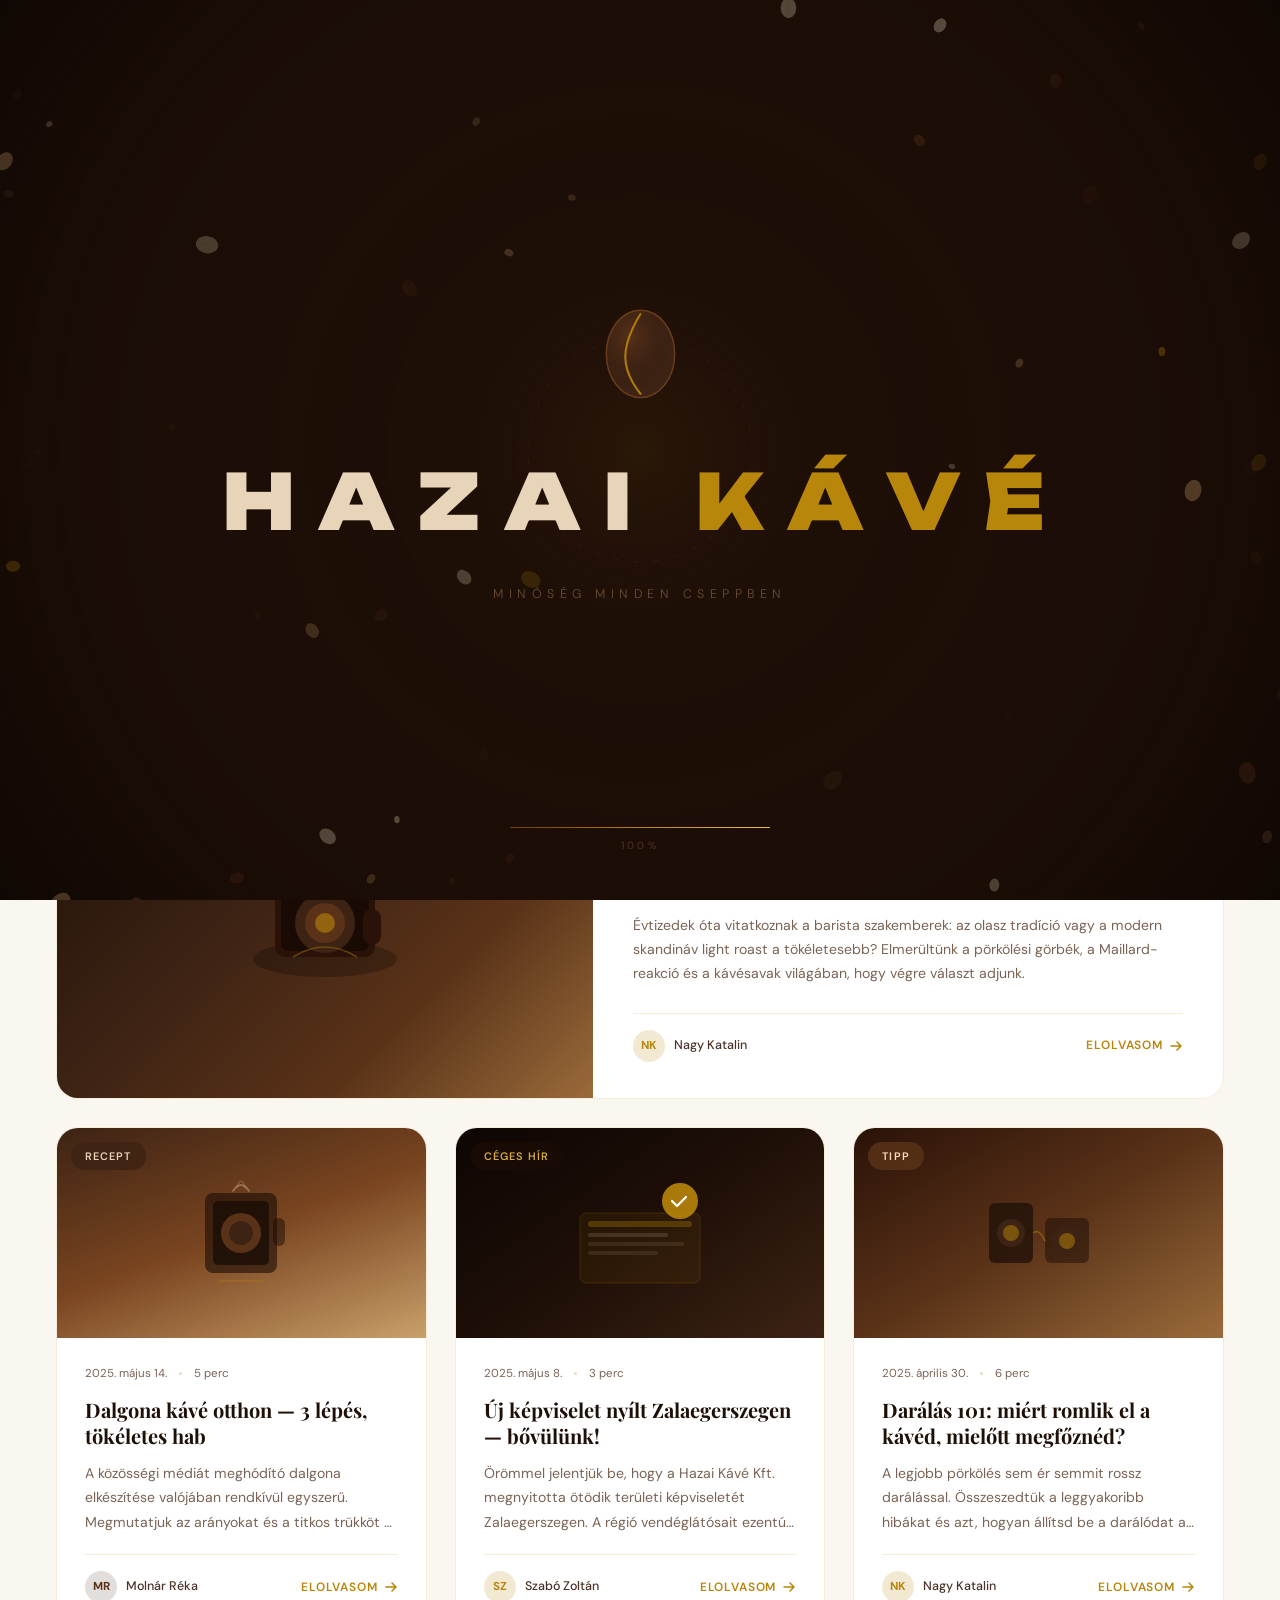
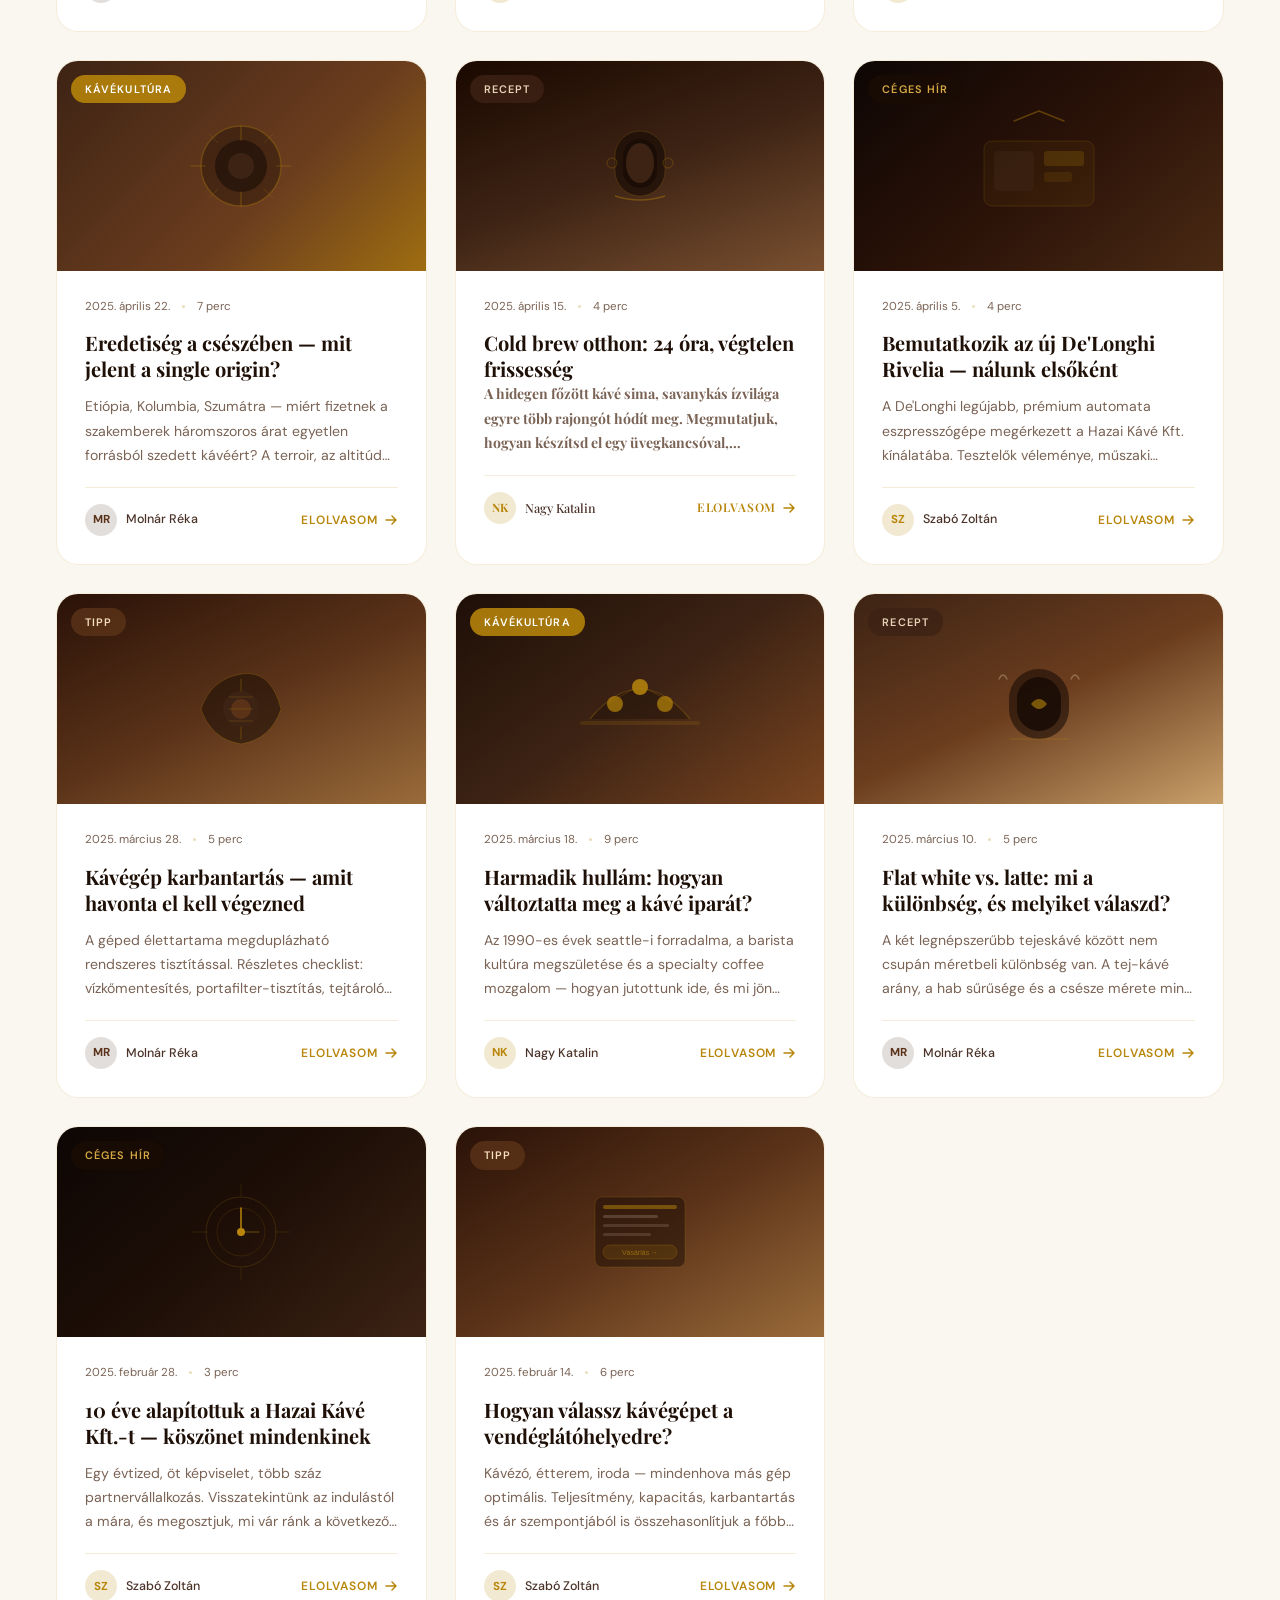
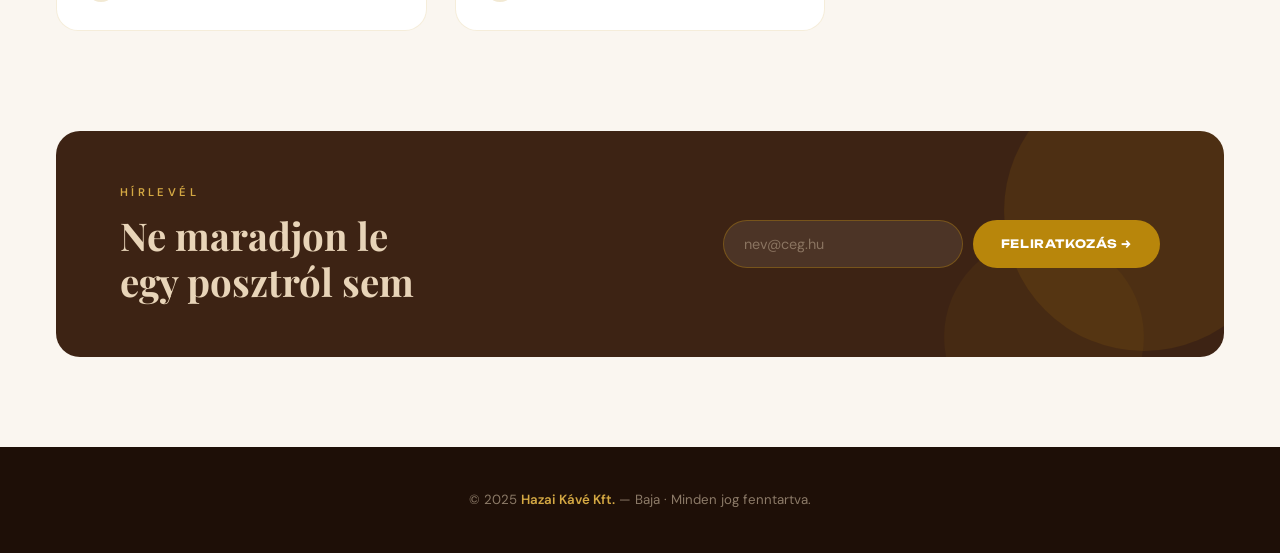
<file: blog.html>
<!DOCTYPE html>
<html lang="hu">
<head>
<meta charset="UTF-8">
<meta name="viewport" content="width=device-width, initial-scale=1.0">
<title>Blog — Hazai Kávé Kft.</title>
<link rel="preconnect" href="https://fonts.googleapis.com">
<link href="https://fonts.googleapis.com/css2?family=Unbounded:wght@300;400;600;700;900&family=DM+Sans:ital,wght@0,300;0,400;0,500;0,600;1,300;1,400&family=Playfair+Display:ital,wght@0,400;0,700;1,400;1,600&display=swap" rel="stylesheet">

<style>
/* ══════════════════════════════════════════════
   DESIGN TOKENS
══════════════════════════════════════════════ */
:root {
  --espresso:    #1E0F07;
  --roast:       #3D2314;
  --mahogany:    #5a3218;
  --caramel:     #9A6B3A;
  --gold:        #B8860B;
  --gold-light:  #D4A843;
  --cream:       #E8D4B8;
  --foam:        #F5EBE0;
  --parchment:   #FAF6F0;
  --text-dark:   #1E0F07;
  --text-mid:    #4A3228;
  --text-muted:  #7A6355;
  --border:      rgba(184,134,11,0.15);
  --border-mid:  rgba(184,134,11,0.28);

  --ease-out-expo: cubic-bezier(0.16, 1, 0.3, 1);
  --ease-in-out:   cubic-bezier(0.76, 0, 0.24, 1);
}

*, *::before, *::after { margin: 0; padding: 0; box-sizing: border-box; }

html { scroll-behavior: smooth; }

body {
  background: var(--parchment);
  color: var(--text-dark);
  font-family: 'DM Sans', sans-serif;
  font-size: 16px;
  line-height: 1.7;
  overflow-x: hidden;
}

/* ══════════════════════════════════════════════
   PRELOADER
══════════════════════════════════════════════ */
#preloader {
  position: fixed; inset: 0; z-index: 9999;
  background: var(--espresso);
  display: flex; flex-direction: column;
  align-items: center; justify-content: center;
  overflow: hidden;
  transition: opacity 0.9s var(--ease-in-out), transform 0.9s var(--ease-in-out);
}
#preloader.hide { opacity: 0; transform: scale(1.04); pointer-events: none; }
#pl-canvas { position: absolute; inset: 0; width: 100%; height: 100%; }
#pl-center { position: relative; z-index: 2; display: flex; flex-direction: column; align-items: center; }
#pl-bean { width: clamp(60px,10vw,95px); margin-bottom: 28px; opacity: 0; transform: scale(0.6) rotate(-20deg); }
#pl-logo {
  font-family: 'Unbounded', sans-serif; font-weight: 900;
  font-size: clamp(2rem,7vw,4.8rem); letter-spacing: 0.18em;
  text-transform: uppercase; display: flex; gap: 0.12em;
}
.pl-char { display: inline-block; opacity: 0; transform: translateY(55px) rotate(7deg); color: var(--cream); }
.pl-char.acc { color: var(--gold); }
#pl-tagline {
  margin-top: 16px; font-family: 'DM Sans', sans-serif; font-weight: 300;
  font-size: clamp(0.55rem,1.6vw,0.78rem); letter-spacing: 0.44em;
  text-transform: uppercase; color: #6b4e35; opacity: 0; transform: translateY(10px);
}
#pl-bar-wrap { position: absolute; bottom: clamp(28px,5vh,52px); left: 50%; transform: translateX(-50%); width: clamp(140px,36vw,260px); z-index: 2; }
#pl-bar-track { width:100%; height:1px; background:rgba(184,134,11,0.15); border-radius:1px; overflow:hidden; }
#pl-bar-fill { height:100%; width:0%; background: linear-gradient(90deg,#6a3e00,#B8860B,#e8c05a); }
#pl-pct { margin-top:9px; text-align:center; font-family:'DM Sans',sans-serif; font-size:0.65rem; letter-spacing:0.3em; color:#4e3220; }

/* ══════════════════════════════════════════════
   NAV
══════════════════════════════════════════════ */
nav {
  position: fixed; top: 0; left: 0; right: 0; z-index: 200;
  display: flex; align-items: center; justify-content: space-between;
  padding: 18px 56px;
  backdrop-filter: blur(22px) saturate(1.4);
  background: rgba(250,246,240,0.94);
  border-bottom: 1px solid var(--border);
}
.nav-logo {
  font-family: 'Unbounded', sans-serif; font-weight: 900; font-size: 1rem;
  color: var(--gold); text-decoration: none; letter-spacing: 0.06em;
}
.nav-logo span { color: var(--text-dark); }
.nav-links { display: flex; gap: 34px; list-style: none; }
.nav-links a {
  text-decoration: none; color: var(--text-mid);
  font-size: 0.78rem; font-weight: 500; text-transform: uppercase;
  letter-spacing: 0.08em; position: relative;
  transition: color 0.2s;
}
.nav-links a::after {
  content: ''; position: absolute; bottom: -3px; left: 0; right: 0;
  height: 1.5px; background: var(--gold);
  transform: scaleX(0); transform-origin: left;
  transition: transform 0.3s var(--ease-out-expo);
}
.nav-links a:hover { color: var(--gold); }
.nav-links a:hover::after, .nav-links a.active::after { transform: scaleX(1); }
.nav-links a.active { color: var(--gold); }

.hamburger { display:none; flex-direction:column; gap:5px; cursor:pointer; padding:8px; background:none; border:none; }
.hamburger span { display:block; width:26px; height:2.5px; background:var(--text-dark); border-radius:2px; transition:transform 0.3s,opacity 0.3s; }
.hamburger.open span:nth-child(1) { transform:translateY(7.5px) rotate(45deg); }
.hamburger.open span:nth-child(2) { opacity:0; }
.hamburger.open span:nth-child(3) { transform:translateY(-7.5px) rotate(-45deg); }
.mobile-menu {
  display:none; position:fixed; top:62px; left:0; right:0;
  background:rgba(250,246,240,0.98); backdrop-filter:blur(20px);
  padding:18px 24px 24px; flex-direction:column; gap:4px; z-index:190;
  border-bottom:1px solid var(--border);
}
.mobile-menu.active { display:flex; }
.mobile-menu a { color:var(--text-dark); text-decoration:none; font-weight:500; padding:11px 0; border-bottom:1px solid rgba(184,134,11,0.1); font-size:0.95rem; }
.mobile-menu a:last-child { border-bottom:none; }
@media(max-width:768px){ nav{padding:14px 22px;} .nav-links{display:none;} .hamburger{display:flex;} }

/* ══════════════════════════════════════════════
   HERO
══════════════════════════════════════════════ */
.blog-hero {
  padding: 148px 56px 80px;
  max-width: 1320px;
  margin: 0 auto;
  display: grid;
  grid-template-columns: 1fr 1fr;
  gap: 40px;
  align-items: end;
}
.hero-left { }
.hero-eyebrow {
  display: inline-flex; align-items: center; gap: 10px;
  font-size: 0.7rem; font-weight: 600; letter-spacing: 0.35em;
  text-transform: uppercase; color: var(--gold);
  margin-bottom: 22px;
}
.hero-eyebrow::before {
  content: ''; display: block; width: 28px; height: 1.5px;
  background: var(--gold);
}
.hero-h1 {
  font-family: 'Playfair Display', serif;
  font-size: clamp(3rem, 6vw, 5.2rem);
  font-weight: 700; line-height: 1.05;
  color: var(--text-dark);
  margin-bottom: 22px;
}
.hero-h1 em { font-style: italic; color: var(--gold); }
.hero-sub { color: var(--text-muted); font-size: 1rem; max-width: 420px; line-height: 1.75; }
.hero-right {
  display: flex; flex-direction: column; align-items: flex-end;
  justify-content: flex-end; gap: 20px;
}
.hero-stat {
  text-align: right;
  padding: 20px 28px;
  border: 1px solid var(--border-mid);
  border-radius: 18px;
  background: rgba(255,255,255,0.55);
  backdrop-filter: blur(10px);
  min-width: 160px;
}
.hero-stat-num {
  font-family: 'Unbounded', sans-serif;
  font-size: 2.2rem; font-weight: 700; color: var(--gold);
  line-height: 1;
}
.hero-stat-label { font-size: 0.72rem; color: var(--text-muted); text-transform: uppercase; letter-spacing: 0.12em; margin-top: 4px; }

.hero-divider {
  height: 1px;
  background: linear-gradient(90deg, transparent, var(--border-mid), transparent);
  margin: 0 56px;
  max-width: calc(1320px - 112px);
  margin-left: auto; margin-right: auto;
}

/* ══════════════════════════════════════════════
   FILTER BAR
══════════════════════════════════════════════ */
.filter-section {
  padding: 36px 56px 0;
  max-width: 1320px; margin: 0 auto;
  display: flex; align-items: center; justify-content: space-between;
  flex-wrap: wrap; gap: 16px;
}
.filter-pills { display: flex; gap: 8px; flex-wrap: wrap; }
.pill {
  padding: 9px 20px;
  border: 1.5px solid var(--border-mid);
  border-radius: 100px;
  font-size: 0.78rem; font-weight: 500; letter-spacing: 0.05em;
  cursor: pointer; background: transparent;
  color: var(--text-mid);
  transition: background 0.22s, border-color 0.22s, color 0.22s, transform 0.18s;
  font-family: 'DM Sans', sans-serif;
}
.pill:hover { background: rgba(184,134,11,0.08); border-color: var(--gold); color: var(--gold); transform: translateY(-1px); }
.pill.active {
  background: var(--gold); border-color: var(--gold);
  color: #fff; transform: translateY(-1px);
}
.filter-count {
  font-size: 0.78rem; color: var(--text-muted);
  font-variant-numeric: tabular-nums;
}
.filter-count strong { color: var(--gold); font-weight: 600; }

/* ══════════════════════════════════════════════
   BLOG GRID
══════════════════════════════════════════════ */
.blog-section {
  padding: 40px 56px 100px;
  max-width: 1320px; margin: 0 auto;
}

/* Featured first post — full width */
.blog-grid {
  display: grid;
  grid-template-columns: repeat(3, 1fr);
  gap: 28px;
}

/* Cards */
.blog-card {
  background: #fff;
  border: 1px solid var(--border);
  border-radius: 22px;
  overflow: hidden;
  cursor: pointer;
  display: flex; flex-direction: column;
  transition: transform 0.32s var(--ease-out-expo), box-shadow 0.32s var(--ease-out-expo), border-color 0.22s;
  opacity: 0;
  transform: translateY(30px);
  animation: cardIn 0.6s var(--ease-out-expo) forwards;
}
@keyframes cardIn {
  to { opacity: 1; transform: translateY(0); }
}
.blog-card:hover {
  transform: translateY(-6px);
  box-shadow: 0 24px 60px rgba(61,35,20,0.13), 0 4px 14px rgba(61,35,20,0.07);
  border-color: var(--border-mid);
}
.blog-card.featured {
  grid-column: 1 / -1;
  flex-direction: row;
  min-height: 360px;
}
.blog-card.hidden { display: none; }

/* Card image area */
.card-img {
  position: relative;
  overflow: hidden;
  flex-shrink: 0;
}
.blog-card:not(.featured) .card-img {
  height: 210px;
}
.blog-card.featured .card-img {
  width: 46%;
}
.card-img-bg {
  width: 100%; height: 100%;
  object-fit: cover;
  transition: transform 0.6s var(--ease-out-expo);
  display: block;
}
.blog-card:hover .card-img-bg { transform: scale(1.05); }

/* SVG illustration placeholder */
.card-illustration {
  width: 100%; height: 100%;
  display: flex; align-items: center; justify-content: center;
}

.card-category {
  position: absolute; top: 14px; left: 14px;
  padding: 5px 14px;
  border-radius: 100px;
  font-size: 0.68rem; font-weight: 600; letter-spacing: 0.1em; text-transform: uppercase;
  backdrop-filter: blur(10px);
}
.cat-kavé { background: rgba(184,134,11,0.88); color: #fff; }
.cat-recept { background: rgba(61,35,20,0.82); color: var(--cream); }
.cat-hír { background: rgba(26,13,6,0.82); color: var(--gold-light); }
.cat-tipp { background: rgba(90,50,24,0.85); color: #f5e0c0; }

/* Card body */
.card-body {
  padding: 26px 28px 28px;
  display: flex; flex-direction: column; flex: 1;
}
.blog-card.featured .card-body { padding: 36px 40px; justify-content: center; }
.card-meta {
  display: flex; align-items: center; gap: 12px;
  font-size: 0.72rem; color: var(--text-muted);
  margin-bottom: 14px;
}
.card-meta-dot { width: 3px; height: 3px; border-radius: 50%; background: var(--border-mid); }
.card-title {
  font-family: 'Playfair Display', serif;
  font-size: 1.25rem; font-weight: 700; line-height: 1.3;
  color: var(--text-dark); margin-bottom: 12px;
  transition: color 0.2s;
}
.blog-card.featured .card-title { font-size: clamp(1.6rem, 3vw, 2.2rem); }
.blog-card:hover .card-title { color: var(--gold); }
.card-excerpt {
  font-size: 0.88rem; color: var(--text-muted); line-height: 1.72;
  margin-bottom: 20px; flex: 1;
  display: -webkit-box; -webkit-line-clamp: 3; -webkit-box-orient: vertical; overflow: hidden;
}
.blog-card.featured .card-excerpt { -webkit-line-clamp: 4; }

.card-footer {
  display: flex; align-items: center; justify-content: space-between;
  border-top: 1px solid var(--border);
  padding-top: 16px; margin-top: auto;
}
.card-author { display: flex; align-items: center; gap: 9px; }
.card-author-avatar {
  width: 32px; height: 32px; border-radius: 50%;
  display: flex; align-items: center; justify-content: center;
  font-size: 0.72rem; font-weight: 700; letter-spacing: 0;
  flex-shrink: 0;
}
.card-author-name { font-size: 0.78rem; font-weight: 500; color: var(--text-mid); }
.card-read-more {
  display: inline-flex; align-items: center; gap: 6px;
  font-size: 0.75rem; font-weight: 600; letter-spacing: 0.07em;
  text-transform: uppercase; color: var(--gold);
  transition: gap 0.2s;
}
.blog-card:hover .card-read-more { gap: 10px; }
.card-read-more svg { transition: transform 0.2s; }
.blog-card:hover .card-read-more svg { transform: translateX(3px); }

/* No results */
#no-results {
  grid-column: 1/-1;
  text-align: center; padding: 60px 0;
  color: var(--text-muted); display: none;
}
#no-results.show { display: block; }

/* ══════════════════════════════════════════════
   MODAL
══════════════════════════════════════════════ */
#modal-overlay {
  position: fixed; inset: 0; z-index: 500;
  background: rgba(26,13,6,0.72);
  backdrop-filter: blur(8px);
  display: flex; align-items: center; justify-content: center;
  padding: 24px;
  opacity: 0; pointer-events: none;
  transition: opacity 0.4s var(--ease-out-expo);
}
#modal-overlay.open { opacity: 1; pointer-events: all; }

#modal-box {
  background: var(--parchment);
  border-radius: 28px;
  border: 1px solid var(--border-mid);
  max-width: 780px; width: 100%;
  max-height: 88vh;
  overflow-y: auto;
  position: relative;
  transform: translateY(40px) scale(0.97);
  transition: transform 0.45s var(--ease-out-expo);
  scroll-behavior: smooth;
}
#modal-overlay.open #modal-box { transform: translateY(0) scale(1); }

#modal-close {
  position: sticky; top: 0; float: right;
  margin: 18px 18px 0 0;
  width: 40px; height: 40px;
  border-radius: 50%; border: 1.5px solid var(--border-mid);
  background: rgba(250,246,240,0.92); backdrop-filter: blur(8px);
  cursor: pointer; display: flex; align-items: center; justify-content: center;
  color: var(--text-mid); font-size: 1.1rem;
  transition: background 0.2s, transform 0.2s;
  z-index: 10;
}
#modal-close:hover { background: var(--cream); transform: scale(1.08); }

.modal-hero-img {
  width: 100%; height: 280px; overflow: hidden;
  border-radius: 22px 22px 0 0;
  display: flex; align-items: center; justify-content: center;
  flex-shrink: 0;
}
.modal-content { padding: 36px 44px 48px; }
.modal-eyebrow {
  display: flex; align-items: center; gap: 12px;
  margin-bottom: 18px;
}
.modal-cat { padding: 5px 14px; border-radius: 100px; font-size: 0.7rem; font-weight: 600; letter-spacing: 0.1em; text-transform: uppercase; }
.modal-date { font-size: 0.75rem; color: var(--text-muted); }
.modal-title {
  font-family: 'Playfair Display', serif;
  font-size: clamp(1.7rem, 4vw, 2.6rem);
  font-weight: 700; line-height: 1.18;
  color: var(--text-dark); margin-bottom: 10px;
}
.modal-subtitle {
  font-size: 1.05rem; color: var(--text-muted);
  font-style: italic; margin-bottom: 30px; line-height: 1.65;
  border-left: 3px solid var(--gold);
  padding-left: 18px;
}
.modal-author-bar {
  display: flex; align-items: center; gap: 12px;
  padding: 16px 20px;
  background: rgba(184,134,11,0.07);
  border-radius: 12px;
  margin-bottom: 30px;
}
.modal-author-av {
  width: 42px; height: 42px; border-radius: 50%;
  display: flex; align-items: center; justify-content: center;
  font-size: 0.85rem; font-weight: 700;
}
.modal-author-name { font-weight: 600; font-size: 0.88rem; color: var(--text-dark); }
.modal-author-role { font-size: 0.75rem; color: var(--text-muted); }
.modal-body { font-size: 0.97rem; line-height: 1.85; color: var(--text-mid); }
.modal-body p { margin-bottom: 18px; }
.modal-body h3 {
  font-family: 'Playfair Display', serif;
  font-size: 1.25rem; color: var(--text-dark);
  margin: 30px 0 12px; font-weight: 700;
}
.modal-body ul { padding-left: 20px; margin-bottom: 18px; }
.modal-body ul li { margin-bottom: 7px; }
.modal-body .highlight {
  background: rgba(184,134,11,0.09);
  border-left: 3px solid var(--gold);
  padding: 16px 20px;
  border-radius: 0 10px 10px 0;
  margin: 24px 0;
  font-style: italic;
  color: var(--text-dark);
}
.modal-tags {
  display: flex; flex-wrap: wrap; gap: 8px;
  margin-top: 32px; padding-top: 24px;
  border-top: 1px solid var(--border);
}
.modal-tag {
  padding: 5px 14px; border-radius: 100px;
  border: 1px solid var(--border-mid);
  font-size: 0.72rem; color: var(--text-muted);
}

/* ══════════════════════════════════════════════
   NEWSLETTER STRIP
══════════════════════════════════════════════ */
.newsletter-strip {
  margin: 0 56px 90px;
  border-radius: 24px;
  background: var(--roast);
  padding: 52px 64px;
  display: flex; align-items: center; justify-content: space-between;
  gap: 40px; flex-wrap: wrap;
  position: relative; overflow: hidden;
}
.newsletter-strip::before {
  content: ''; position: absolute;
  right: -60px; top: -60px;
  width: 280px; height: 280px;
  border-radius: 50%;
  background: rgba(184,134,11,0.12);
}
.newsletter-strip::after {
  content: ''; position: absolute;
  right: 80px; bottom: -80px;
  width: 200px; height: 200px;
  border-radius: 50%;
  background: rgba(184,134,11,0.07);
}
.nl-text { position: relative; z-index: 1; }
.nl-label { font-size: 0.7rem; font-weight: 600; letter-spacing: 0.3em; text-transform: uppercase; color: var(--gold-light); margin-bottom: 10px; }
.nl-title { font-family: 'Playfair Display', serif; font-size: clamp(1.6rem,3vw,2.4rem); font-weight: 700; color: var(--cream); line-height: 1.2; }
.nl-form { display: flex; gap: 10px; flex-wrap: wrap; position: relative; z-index: 1; }
.nl-input {
  padding: 14px 20px;
  border-radius: 100px;
  border: 1.5px solid rgba(184,134,11,0.4);
  background: rgba(255,255,255,0.08);
  color: var(--cream);
  font-size: 0.9rem; font-family: 'DM Sans', sans-serif;
  min-width: 240px;
  transition: border-color 0.2s;
}
.nl-input::placeholder { color: rgba(232,212,184,0.4); }
.nl-input:focus { outline: none; border-color: var(--gold); }
.nl-btn {
  padding: 14px 28px;
  border-radius: 100px;
  background: var(--gold); color: #fff;
  border: none; cursor: pointer;
  font-family: 'Unbounded', sans-serif;
  font-size: 0.72rem; font-weight: 700; letter-spacing: 0.05em;
  text-transform: uppercase;
  transition: background 0.2s, transform 0.18s;
}
.nl-btn:hover { background: var(--gold-light); transform: translateY(-2px); }

/* ══════════════════════════════════════════════
   FOOTER
══════════════════════════════════════════════ */
footer {
  background: var(--espresso);
  padding: 42px 24px;
  text-align: center;
  color: rgba(232,212,184,0.55);
  font-size: 0.83rem;
}
footer strong { color: var(--gold-light); font-weight: 600; }

/* ══════════════════════════════════════════════
   SCROLL REVEAL
══════════════════════════════════════════════ */
.reveal {
  opacity: 0; transform: translateY(28px);
  transition: opacity 0.7s var(--ease-out-expo), transform 0.7s var(--ease-out-expo);
}
.reveal.visible { opacity: 1; transform: translateY(0); }

/* ══════════════════════════════════════════════
   RESPONSIVE
══════════════════════════════════════════════ */
@media(max-width: 1024px) {
  .blog-hero { grid-template-columns: 1fr; padding: 130px 36px 64px; }
  .hero-right { flex-direction: row; align-items: center; justify-content: flex-start; }
  .blog-grid { grid-template-columns: 1fr 1fr; }
  .blog-card.featured { flex-direction: column; grid-column: 1 / -1; }
  .blog-card.featured .card-img { width: 100%; height: 260px; }
  .filter-section, .blog-section { padding-left: 36px; padding-right: 36px; }
  .newsletter-strip { margin: 0 36px 70px; }
}
@media(max-width: 768px) {
  .blog-hero { padding: 120px 24px 52px; }
  .blog-grid { grid-template-columns: 1fr; }
  .blog-card.featured { grid-column: 1/-1; }
  .filter-section, .blog-section { padding-left: 22px; padding-right: 22px; }
  .newsletter-strip { margin: 0 22px 60px; padding: 36px 28px; }
  .modal-content { padding: 24px 24px 36px; }
  .modal-hero-img { height: 200px; }
}
@media(max-width: 480px) {
  .hero-right { flex-direction: column; align-items: flex-start; }
  .filter-pills { gap: 6px; }
  .pill { padding: 7px 14px; font-size: 0.72rem; }
}
</style>
</head>
<body>

<!-- ══════════════════════════════════════════════
     PRELOADER
══════════════════════════════════════════════ -->
<div id="preloader">
  <canvas id="pl-canvas"></canvas>
  <div id="pl-center">
    <svg id="pl-bean" viewBox="0 0 100 120" fill="none" xmlns="http://www.w3.org/2000/svg">
      <ellipse cx="50" cy="62" rx="36" ry="46" fill="#3D2314"/>
      <ellipse cx="50" cy="62" rx="36" ry="46" fill="url(#bg2)" opacity="0.55"/>
      <path d="M50 20 C50 20 34 44 34 65 C34 86 50 104 50 104" stroke="#B8860B" stroke-width="2.2" stroke-linecap="round" opacity="0.9"/>
      <ellipse cx="50" cy="62" rx="36" ry="46" fill="none" stroke="#6b3d1e" stroke-width="1.5"/>
      <defs>
        <radialGradient id="bg2" cx="35%" cy="30%" r="65%">
          <stop offset="0%" stop-color="#7a4520" stop-opacity="0.8"/>
          <stop offset="100%" stop-color="#1a0800" stop-opacity="0"/>
        </radialGradient>
      </defs>
    </svg>
    <div id="pl-logo"></div>
    <div id="pl-tagline">Minőség minden cseppben</div>
  </div>
  <div id="pl-bar-wrap">
    <div id="pl-bar-track"><div id="pl-bar-fill"></div></div>
    <div id="pl-pct">0%</div>
  </div>
</div>

<!-- ══════════════════════════════════════════════
     NAV
══════════════════════════════════════════════ -->
<nav>
  <a href="index.html" class="nav-logo">HAZAI<span>KÁVÉ</span></a>
  <ul class="nav-links">
    <li><a href="index.html">Főoldal</a></li>
    <li><a href="kavegepek.html">Kávégépeink</a></li>
    <li><a href="alapanyagok.html">Alapanyagok</a></li>
    <li><a href="blog.html" class="active">Blog</a></li>
    <li><a href="kapcsolat.html">Kapcsolat</a></li>
  </ul>
  <button class="hamburger" id="hamburgerBtn" onclick="toggleMenu()"><span></span><span></span><span></span></button>
</nav>
<div class="mobile-menu" id="mobileMenu">
  <a href="index.html">Főoldal</a>
  <a href="kavegepek.html">Kávégépeink</a>
  <a href="alapanyagok.html">Alapanyagok</a>
  <a href="blog.html">Blog</a>
  <a href="kapcsolat.html">Kapcsolat</a>
</div>

<!-- ══════════════════════════════════════════════
     HERO
══════════════════════════════════════════════ -->
<section class="blog-hero">
  <div class="hero-left reveal">
    <div class="hero-eyebrow">Tudásbázis & Hírek</div>
    <h1 class="hero-h1">A kávé<br><em>világa</em> — közelről</h1>
    <p class="hero-sub">Receptek, szakmai tippek, iparági újdonságok és a Hazai Kávé Kft. legfrissebb hírei — minden, amit egy kávérajongónak tudnia érdemes.</p>
  </div>
  <div class="hero-right reveal" style="transition-delay:0.12s">
    <div class="hero-stat">
      <div class="hero-stat-num">12</div>
      <div class="hero-stat-label">Bejegyzés</div>
    </div>
    <div class="hero-stat">
      <div class="hero-stat-num">4</div>
      <div class="hero-stat-label">Kategória</div>
    </div>
    <div class="hero-stat">
      <div class="hero-stat-num">3</div>
      <div class="hero-stat-label">Szerző</div>
    </div>
  </div>
</section>

<div class="hero-divider"></div>

<!-- ══════════════════════════════════════════════
     FILTER BAR
══════════════════════════════════════════════ -->
<div class="filter-section reveal">
  <div class="filter-pills">
    <button class="pill active" data-cat="all">Összes</button>
    <button class="pill" data-cat="kávé">Kávékultúra</button>
    <button class="pill" data-cat="recept">Receptek</button>
    <button class="pill" data-cat="tipp">Tippek & Trükkök</button>
    <button class="pill" data-cat="hír">Céges Hírek</button>
  </div>
  <div class="filter-count">Megjelenítve: <strong id="visible-count">12</strong> / 12</div>
</div>

<!-- ══════════════════════════════════════════════
     BLOG GRID
══════════════════════════════════════════════ -->
<section class="blog-section">
  <div class="blog-grid" id="blogGrid">

    <!-- 1. FEATURED -->
    <article class="blog-card featured" data-cat="kávé" data-id="0" onclick="openModal(0)" style="animation-delay:0.05s">
      <div class="card-img">
        <div class="card-illustration" style="background:linear-gradient(135deg,#1E0F07 0%,#3D2314 40%,#5a3218 70%,#9A6B3A 100%);">
          <svg width="220" height="180" viewBox="0 0 220 180" fill="none">
            <ellipse cx="110" cy="130" rx="72" ry="18" fill="rgba(0,0,0,0.25)"/>
            <rect x="60" y="60" width="100" height="68" rx="10" fill="#2a1208"/>
            <rect x="66" y="66" width="88" height="56" rx="7" fill="#1a0a04"/>
            <ellipse cx="110" cy="94" rx="30" ry="30" fill="#3D2314"/>
            <ellipse cx="110" cy="94" rx="20" ry="20" fill="#5a3218"/>
            <ellipse cx="110" cy="94" rx="10" ry="10" fill="#B8860B" opacity="0.6"/>
            <path d="M78 128 Q110 108 142 128" stroke="#B8860B" stroke-width="1.5" fill="none" opacity="0.4"/>
            <rect x="148" y="80" width="18" height="36" rx="9" fill="#2a1208"/>
            <path d="M155 68 Q170 55 165 44 Q160 33 175 25" stroke="rgba(232,212,184,0.3)" stroke-width="2" fill="none" stroke-linecap="round"/>
            <path d="M162 68 Q177 52 172 40 Q167 28 182 18" stroke="rgba(232,212,184,0.2)" stroke-width="1.5" fill="none" stroke-linecap="round"/>
          </svg>
        </div>
        <span class="card-category cat-kavé">Kávékultúra</span>
      </div>
      <div class="card-body">
        <div class="card-meta">
          <span>2025. május 20.</span>
          <span class="card-meta-dot"></span>
          <span>8 perc olvasás</span>
        </div>
        <h2 class="card-title">Az espresso titka: miért más az olasz, mint a hazai pörkölés?</h2>
        <p class="card-excerpt">Évtizedek óta vitatkoznak a barista szakemberek: az olasz tradíció vagy a modern skandináv light roast a tökéletesebb? Elmerültünk a pörkölési görbék, a Maillard-reakció és a kávésavak világában, hogy végre választ adjunk.</p>
        <div class="card-footer">
          <div class="card-author">
            <div class="card-author-avatar" style="background:rgba(184,134,11,0.18);color:#B8860B;">NK</div>
            <span class="card-author-name">Nagy Katalin</span>
          </div>
          <span class="card-read-more">Elolvasom <svg width="14" height="14" viewBox="0 0 14 14" fill="none"><path d="M2 7h10M8 3l4 4-4 4" stroke="currentColor" stroke-width="1.5" stroke-linecap="round" stroke-linejoin="round"/></svg></span>
        </div>
      </div>
    </article>

    <!-- 2 -->
    <article class="blog-card" data-cat="recept" data-id="1" onclick="openModal(1)" style="animation-delay:0.1s">
      <div class="card-img">
        <div class="card-illustration" style="background:linear-gradient(160deg,#3D2314,#7a4520,#c9a06a);">
          <svg width="160" height="140" viewBox="0 0 160 140" fill="none">
            <rect x="44" y="30" width="72" height="80" rx="8" fill="rgba(26,13,6,0.6)"/>
            <rect x="52" y="38" width="56" height="64" rx="5" fill="rgba(26,13,6,0.8)"/>
            <ellipse cx="80" cy="70" rx="20" ry="20" fill="#5a3218"/>
            <ellipse cx="80" cy="70" rx="12" ry="12" fill="#3D2314"/>
            <rect x="112" y="55" width="12" height="28" rx="6" fill="rgba(26,13,6,0.5)"/>
            <path d="M58 118 h44" stroke="#B8860B" stroke-width="1.2" opacity="0.5"/>
            <path d="M72 28 Q80 16 88 28" stroke="rgba(232,212,184,0.35)" stroke-width="1.8" fill="none" stroke-linecap="round"/>
            <path d="M76 24 Q80 12 84 24" stroke="rgba(232,212,184,0.2)" stroke-width="1.3" fill="none" stroke-linecap="round"/>
          </svg>
        </div>
        <span class="card-category cat-recept">Recept</span>
      </div>
      <div class="card-body">
        <div class="card-meta"><span>2025. május 14.</span><span class="card-meta-dot"></span><span>5 perc</span></div>
        <h2 class="card-title">Dalgona kávé otthon — 3 lépés, tökéletes hab</h2>
        <p class="card-excerpt">A közösségi médiát meghódító dalgona elkészítése valójában rendkívül egyszerű. Megmutatjuk az arányokat és a titkos trükköt a tökéletes habtextúrához.</p>
        <div class="card-footer">
          <div class="card-author">
            <div class="card-author-avatar" style="background:rgba(61,35,20,0.15);color:#5a3218;">MR</div>
            <span class="card-author-name">Molnár Réka</span>
          </div>
          <span class="card-read-more">Elolvasom <svg width="14" height="14" viewBox="0 0 14 14" fill="none"><path d="M2 7h10M8 3l4 4-4 4" stroke="currentColor" stroke-width="1.5" stroke-linecap="round" stroke-linejoin="round"/></svg></span>
        </div>
      </div>
    </article>

    <!-- 3 -->
    <article class="blog-card" data-cat="hír" data-id="2" onclick="openModal(2)" style="animation-delay:0.15s">
      <div class="card-img">
        <div class="card-illustration" style="background:linear-gradient(145deg,#0d0604,#1E0F07,#3D2314);">
          <svg width="160" height="140" viewBox="0 0 160 140" fill="none">
            <rect x="20" y="50" width="120" height="70" rx="6" fill="rgba(184,134,11,0.08)" stroke="rgba(184,134,11,0.2)" stroke-width="1"/>
            <rect x="28" y="58" width="104" height="6" rx="3" fill="rgba(184,134,11,0.3)"/>
            <rect x="28" y="70" width="80" height="4" rx="2" fill="rgba(232,212,184,0.15)"/>
            <rect x="28" y="79" width="96" height="4" rx="2" fill="rgba(232,212,184,0.1)"/>
            <rect x="28" y="88" width="70" height="4" rx="2" fill="rgba(232,212,184,0.1)"/>
            <circle cx="120" cy="38" r="18" fill="#B8860B" opacity="0.9"/>
            <path d="M112 38 l5 5 9-9" stroke="white" stroke-width="2.2" stroke-linecap="round" stroke-linejoin="round"/>
          </svg>
        </div>
        <span class="card-category cat-hír">Céges Hír</span>
      </div>
      <div class="card-body">
        <div class="card-meta"><span>2025. május 8.</span><span class="card-meta-dot"></span><span>3 perc</span></div>
        <h2 class="card-title">Új képviselet nyílt Zalaegerszegen — bővülünk!</h2>
        <p class="card-excerpt">Örömmel jelentjük be, hogy a Hazai Kávé Kft. megnyitotta ötödik területi képviseletét Zalaegerszegen. A régió vendéglátósait ezentúl helyben szolgáljuk ki.</p>
        <div class="card-footer">
          <div class="card-author">
            <div class="card-author-avatar" style="background:rgba(184,134,11,0.18);color:#B8860B;">SZ</div>
            <span class="card-author-name">Szabó Zoltán</span>
          </div>
          <span class="card-read-more">Elolvasom <svg width="14" height="14" viewBox="0 0 14 14" fill="none"><path d="M2 7h10M8 3l4 4-4 4" stroke="currentColor" stroke-width="1.5" stroke-linecap="round" stroke-linejoin="round"/></svg></span>
        </div>
      </div>
    </article>

    <!-- 4 -->
    <article class="blog-card" data-cat="tipp" data-id="3" onclick="openModal(3)" style="animation-delay:0.2s">
      <div class="card-img">
        <div class="card-illustration" style="background:linear-gradient(150deg,#2a1208,#5a3218,#9A6B3A);">
          <svg width="160" height="140" viewBox="0 0 160 140" fill="none">
            <rect x="30" y="40" width="44" height="60" rx="6" fill="rgba(26,13,6,0.7)"/>
            <rect x="86" y="55" width="44" height="45" rx="6" fill="rgba(26,13,6,0.5)"/>
            <ellipse cx="52" cy="70" rx="14" ry="14" fill="#3D2314"/>
            <ellipse cx="52" cy="70" rx="8" ry="8" fill="#B8860B" opacity="0.5"/>
            <ellipse cx="108" cy="78" rx="14" ry="14" fill="#3D2314"/>
            <ellipse cx="108" cy="78" rx="8" ry="8" fill="#B8860B" opacity="0.5"/>
            <path d="M74 70 Q80 65 86 78" stroke="rgba(184,134,11,0.5)" stroke-width="1.5" fill="none"/>
          </svg>
        </div>
        <span class="card-category cat-tipp">Tipp</span>
      </div>
      <div class="card-body">
        <div class="card-meta"><span>2025. április 30.</span><span class="card-meta-dot"></span><span>6 perc</span></div>
        <h2 class="card-title">Darálás 101: miért romlik el a kávéd, mielőtt megfőznéd?</h2>
        <p class="card-excerpt">A legjobb pörkölés sem ér semmit rossz darálással. Összeszedtük a leggyakoribb hibákat és azt, hogyan állítsd be a darálódat a tökéletes szemcseméretre.</p>
        <div class="card-footer">
          <div class="card-author">
            <div class="card-author-avatar" style="background:rgba(184,134,11,0.18);color:#B8860B;">NK</div>
            <span class="card-author-name">Nagy Katalin</span>
          </div>
          <span class="card-read-more">Elolvasom <svg width="14" height="14" viewBox="0 0 14 14" fill="none"><path d="M2 7h10M8 3l4 4-4 4" stroke="currentColor" stroke-width="1.5" stroke-linecap="round" stroke-linejoin="round"/></svg></span>
        </div>
      </div>
    </article>

    <!-- 5 -->
    <article class="blog-card" data-cat="kávé" data-id="4" onclick="openModal(4)" style="animation-delay:0.25s">
      <div class="card-img">
        <div class="card-illustration" style="background:linear-gradient(135deg,#3D2314,#6b3d1e,#B8860B 120%);">
          <svg width="160" height="140" viewBox="0 0 160 140" fill="none">
            <circle cx="80" cy="70" r="40" fill="rgba(26,13,6,0.4)" stroke="rgba(184,134,11,0.3)" stroke-width="1.5"/>
            <circle cx="80" cy="70" r="26" fill="rgba(26,13,6,0.6)"/>
            <circle cx="80" cy="70" r="13" fill="#3D2314"/>
            <path d="M80 44 L80 30M80 96 L80 110M44 70 L30 70M116 70 L130 70" stroke="rgba(184,134,11,0.35)" stroke-width="1.2" stroke-linecap="round"/>
            <path d="M57 47 L48 38M103 93 L112 102M57 93 L48 102M103 47 L112 38" stroke="rgba(184,134,11,0.2)" stroke-width="1" stroke-linecap="round"/>
          </svg>
        </div>
        <span class="card-category cat-kavé">Kávékultúra</span>
      </div>
      <div class="card-body">
        <div class="card-meta"><span>2025. április 22.</span><span class="card-meta-dot"></span><span>7 perc</span></div>
        <h2 class="card-title">Eredetiség a csészében — mit jelent a single origin?</h2>
        <p class="card-excerpt">Etiópia, Kolumbia, Szumátra — miért fizetnek a szakemberek háromszoros árat egyetlen forrásból szedett kávéért? A terroir, az altitúd és az ízprofil összefüggései.</p>
        <div class="card-footer">
          <div class="card-author">
            <div class="card-author-avatar" style="background:rgba(61,35,20,0.15);color:#5a3218;">MR</div>
            <span class="card-author-name">Molnár Réka</span>
          </div>
          <span class="card-read-more">Elolvasom <svg width="14" height="14" viewBox="0 0 14 14" fill="none"><path d="M2 7h10M8 3l4 4-4 4" stroke="currentColor" stroke-width="1.5" stroke-linecap="round" stroke-linejoin="round"/></svg></span>
        </div>
      </div>
    </article>

    <!-- 6 -->
    <article class="blog-card" data-cat="recept" data-id="5" onclick="openModal(5)" style="animation-delay:0.3s">
      <div class="card-img">
        <div class="card-illustration" style="background:linear-gradient(160deg,#1a0800,#3D2314,#7a5030);">
          <svg width="160" height="140" viewBox="0 0 160 140" fill="none">
            <rect x="55" y="35" width="50" height="65" rx="25" fill="rgba(26,13,6,0.7)" stroke="rgba(184,134,11,0.2)" stroke-width="1"/>
            <rect x="63" y="43" width="34" height="49" rx="17" fill="rgba(26,13,6,0.9)"/>
            <ellipse cx="80" cy="67" rx="14" ry="20" fill="#3D2314"/>
            <path d="M55 100 Q80 108 105 100" stroke="rgba(184,134,11,0.4)" stroke-width="1.5" fill="none"/>
            <circle cx="52" cy="67" r="5" fill="none" stroke="rgba(184,134,11,0.3)" stroke-width="1"/>
            <circle cx="108" cy="67" r="5" fill="none" stroke="rgba(184,134,11,0.3)" stroke-width="1"/>
          </svg>
        </div>
        <span class="card-category cat-recept">Recept</span>
      </div>
      <div class="card-body">
        <div class="card-meta"><span>2025. április 15.</span><span class="card-meta-dot"></span><span>4 perc</span></div>
        <h2 class="card-title">Cold brew otthon: 24 óra, végtelen frissesség</html2>
        <p class="card-excerpt">A hidegen főzött kávé sima, savanykás ízvilága egyre több rajongót hódít meg. Megmutatjuk, hogyan készítsd el egy üvegkancsóval, macerátorok nélkül.</p>
        <div class="card-footer">
          <div class="card-author">
            <div class="card-author-avatar" style="background:rgba(184,134,11,0.18);color:#B8860B;">NK</div>
            <span class="card-author-name">Nagy Katalin</span>
          </div>
          <span class="card-read-more">Elolvasom <svg width="14" height="14" viewBox="0 0 14 14" fill="none"><path d="M2 7h10M8 3l4 4-4 4" stroke="currentColor" stroke-width="1.5" stroke-linecap="round" stroke-linejoin="round"/></svg></span>
        </div>
      </div>
    </article>

    <!-- 7 -->
    <article class="blog-card" data-cat="hír" data-id="6" onclick="openModal(6)" style="animation-delay:0.35s">
      <div class="card-img">
        <div class="card-illustration" style="background:linear-gradient(140deg,#0d0604,#2a1208,#4a2a14);">
          <svg width="160" height="140" viewBox="0 0 160 140" fill="none">
            <rect x="25" y="45" width="110" height="65" rx="8" fill="rgba(184,134,11,0.06)" stroke="rgba(184,134,11,0.18)" stroke-width="1"/>
            <rect x="35" y="55" width="40" height="40" rx="5" fill="rgba(61,35,20,0.6)"/>
            <rect x="85" y="55" width="40" height="15" rx="3" fill="rgba(184,134,11,0.2)"/>
            <rect x="85" y="76" width="28" height="10" rx="3" fill="rgba(184,134,11,0.12)"/>
            <path d="M55 25 L80 15 L105 25" stroke="rgba(184,134,11,0.4)" stroke-width="1.5" stroke-linecap="round" stroke-linejoin="round"/>
          </svg>
        </div>
        <span class="card-category cat-hír">Céges Hír</span>
      </div>
      <div class="card-body">
        <div class="card-meta"><span>2025. április 5.</span><span class="card-meta-dot"></span><span>4 perc</span></div>
        <h2 class="card-title">Bemutatkozik az új De'Longhi Rivelia — nálunk elsőként</h2>
        <p class="card-excerpt">A De'Longhi legújabb, prémium automata eszpresszógépe megérkezett a Hazai Kávé Kft. kínálatába. Tesztelők véleménye, műszaki adatok és elérhetőség.</p>
        <div class="card-footer">
          <div class="card-author">
            <div class="card-author-avatar" style="background:rgba(184,134,11,0.18);color:#B8860B;">SZ</div>
            <span class="card-author-name">Szabó Zoltán</span>
          </div>
          <span class="card-read-more">Elolvasom <svg width="14" height="14" viewBox="0 0 14 14" fill="none"><path d="M2 7h10M8 3l4 4-4 4" stroke="currentColor" stroke-width="1.5" stroke-linecap="round" stroke-linejoin="round"/></svg></span>
        </div>
      </div>
    </article>

    <!-- 8 -->
    <article class="blog-card" data-cat="tipp" data-id="7" onclick="openModal(7)" style="animation-delay:0.4s">
      <div class="card-img">
        <div class="card-illustration" style="background:linear-gradient(155deg,#2a1208,#5a3218,#9A6B3A);">
          <svg width="160" height="140" viewBox="0 0 160 140" fill="none">
            <path d="M40 80 Q50 50 80 45 Q110 40 120 80 Q110 110 80 115 Q50 110 40 80Z" fill="rgba(26,13,6,0.55)" stroke="rgba(184,134,11,0.25)" stroke-width="1"/>
            <circle cx="80" cy="80" r="18" fill="#3D2314"/>
            <circle cx="80" cy="80" r="10" fill="#5a3218"/>
            <path d="M68 68 L92 68M68 80 L92 80M68 92 L92 92" stroke="rgba(184,134,11,0.4)" stroke-width="1" opacity="0.6"/>
            <path d="M80 62 L80 50M80 98 L80 110" stroke="rgba(184,134,11,0.3)" stroke-width="1.2" stroke-linecap="round"/>
          </svg>
        </div>
        <span class="card-category cat-tipp">Tipp</span>
      </div>
      <div class="card-body">
        <div class="card-meta"><span>2025. március 28.</span><span class="card-meta-dot"></span><span>5 perc</span></div>
        <h2 class="card-title">Kávégép karbantartás — amit havonta el kell végezned</h2>
        <p class="card-excerpt">A géped élettartama megduplázható rendszeres tisztítással. Részletes checklist: vízkőmentesítés, portafilter-tisztítás, tejtárolós gépek ápolása lépésről lépésre.</p>
        <div class="card-footer">
          <div class="card-author">
            <div class="card-author-avatar" style="background:rgba(61,35,20,0.15);color:#5a3218;">MR</div>
            <span class="card-author-name">Molnár Réka</span>
          </div>
          <span class="card-read-more">Elolvasom <svg width="14" height="14" viewBox="0 0 14 14" fill="none"><path d="M2 7h10M8 3l4 4-4 4" stroke="currentColor" stroke-width="1.5" stroke-linecap="round" stroke-linejoin="round"/></svg></span>
        </div>
      </div>
    </article>

    <!-- 9 -->
    <article class="blog-card" data-cat="kávé" data-id="8" onclick="openModal(8)" style="animation-delay:0.45s">
      <div class="card-img">
        <div class="card-illustration" style="background:linear-gradient(145deg,#1E0F07,#3D2314,#7a4520);">
          <svg width="160" height="140" viewBox="0 0 160 140" fill="none">
            <path d="M30 90 Q80 30 130 90" fill="rgba(26,13,6,0.4)" stroke="rgba(184,134,11,0.3)" stroke-width="1.2"/>
            <circle cx="55" cy="75" r="8" fill="#B8860B" opacity="0.7"/>
            <circle cx="80" cy="58" r="8" fill="#B8860B" opacity="0.85"/>
            <circle cx="105" cy="75" r="8" fill="#B8860B" opacity="0.7"/>
            <path d="M47 75 L73 60M87 60 L113 74" stroke="rgba(184,134,11,0.25)" stroke-width="1" stroke-linecap="round"/>
            <rect x="20" y="92" width="120" height="4" rx="2" fill="rgba(184,134,11,0.15)"/>
          </svg>
        </div>
        <span class="card-category cat-kavé">Kávékultúra</span>
      </div>
      <div class="card-body">
        <div class="card-meta"><span>2025. március 18.</span><span class="card-meta-dot"></span><span>9 perc</span></div>
        <h2 class="card-title">Harmadik hullám: hogyan változtatta meg a kávé iparát?</h2>
        <p class="card-excerpt">Az 1990-es évek seattle-i forradalma, a barista kultúra megszületése és a specialty coffee mozgalom — hogyan jutottunk ide, és mi jön ezután?</p>
        <div class="card-footer">
          <div class="card-author">
            <div class="card-author-avatar" style="background:rgba(184,134,11,0.18);color:#B8860B;">NK</div>
            <span class="card-author-name">Nagy Katalin</span>
          </div>
          <span class="card-read-more">Elolvasom <svg width="14" height="14" viewBox="0 0 14 14" fill="none"><path d="M2 7h10M8 3l4 4-4 4" stroke="currentColor" stroke-width="1.5" stroke-linecap="round" stroke-linejoin="round"/></svg></span>
        </div>
      </div>
    </article>

    <!-- 10 -->
    <article class="blog-card" data-cat="recept" data-id="9" onclick="openModal(9)" style="animation-delay:0.5s">
      <div class="card-img">
        <div class="card-illustration" style="background:linear-gradient(155deg,#3D2314,#6b3d1e,#c9a06a);">
          <svg width="160" height="140" viewBox="0 0 160 140" fill="none">
            <rect x="50" y="40" width="60" height="70" rx="30" fill="rgba(26,13,6,0.6)"/>
            <rect x="58" y="48" width="44" height="54" rx="22" fill="rgba(26,13,6,0.9)"/>
            <path d="M72 75 Q80 65 88 75 Q80 85 72 75Z" fill="#B8860B" opacity="0.6"/>
            <path d="M50 110 h60" stroke="rgba(184,134,11,0.3)" stroke-width="1.2"/>
            <path d="M40 50 Q44 42 48 50" stroke="rgba(232,212,184,0.3)" stroke-width="1.5" fill="none" stroke-linecap="round"/>
            <path d="M112 50 Q116 42 120 50" stroke="rgba(232,212,184,0.3)" stroke-width="1.5" fill="none" stroke-linecap="round"/>
          </svg>
        </div>
        <span class="card-category cat-recept">Recept</span>
      </div>
      <div class="card-body">
        <div class="card-meta"><span>2025. március 10.</span><span class="card-meta-dot"></span><span>5 perc</span></div>
        <h2 class="card-title">Flat white vs. latte: mi a különbség, és melyiket válaszd?</h2>
        <p class="card-excerpt">A két legnépszerűbb tejeskávé között nem csupán méretbeli különbség van. A tej-kávé arány, a hab sűrűsége és a csésze mérete mind más ízprofilt eredményez.</p>
        <div class="card-footer">
          <div class="card-author">
            <div class="card-author-avatar" style="background:rgba(61,35,20,0.15);color:#5a3218;">MR</div>
            <span class="card-author-name">Molnár Réka</span>
          </div>
          <span class="card-read-more">Elolvasom <svg width="14" height="14" viewBox="0 0 14 14" fill="none"><path d="M2 7h10M8 3l4 4-4 4" stroke="currentColor" stroke-width="1.5" stroke-linecap="round" stroke-linejoin="round"/></svg></span>
        </div>
      </div>
    </article>

    <!-- 11 -->
    <article class="blog-card" data-cat="hír" data-id="10" onclick="openModal(10)" style="animation-delay:0.55s">
      <div class="card-img">
        <div class="card-illustration" style="background:linear-gradient(140deg,#0d0604,#1E0F07,#3D2314);">
          <svg width="160" height="140" viewBox="0 0 160 140" fill="none">
            <circle cx="80" cy="70" r="35" fill="none" stroke="rgba(184,134,11,0.2)" stroke-width="1"/>
            <circle cx="80" cy="70" r="24" fill="none" stroke="rgba(184,134,11,0.15)" stroke-width="1"/>
            <circle cx="80" cy="70" r="4" fill="#B8860B"/>
            <path d="M80 46 L80 70" stroke="#B8860B" stroke-width="1.5" stroke-linecap="round"/>
            <path d="M80 70 L98 70" stroke="rgba(184,134,11,0.5)" stroke-width="1.2" stroke-linecap="round"/>
            <path d="M46 70 L32 70M114 70 L128 70M80 34 L80 22M80 106 L80 118" stroke="rgba(184,134,11,0.15)" stroke-width="1" stroke-linecap="round"/>
          </svg>
        </div>
        <span class="card-category cat-hír">Céges Hír</span>
      </div>
      <div class="card-body">
        <div class="card-meta"><span>2025. február 28.</span><span class="card-meta-dot"></span><span>3 perc</span></div>
        <h2 class="card-title">10 éve alapítottuk a Hazai Kávé Kft.-t — köszönet mindenkinek</h2>
        <p class="card-excerpt">Egy évtized, öt képviselet, több száz partnervállalkozás. Visszatekintünk az indulástól a mára, és megosztjuk, mi vár ránk a következő 10 évben.</p>
        <div class="card-footer">
          <div class="card-author">
            <div class="card-author-avatar" style="background:rgba(184,134,11,0.18);color:#B8860B;">SZ</div>
            <span class="card-author-name">Szabó Zoltán</span>
          </div>
          <span class="card-read-more">Elolvasom <svg width="14" height="14" viewBox="0 0 14 14" fill="none"><path d="M2 7h10M8 3l4 4-4 4" stroke="currentColor" stroke-width="1.5" stroke-linecap="round" stroke-linejoin="round"/></svg></span>
        </div>
      </div>
    </article>

    <!-- 12 -->
    <article class="blog-card" data-cat="tipp" data-id="11" onclick="openModal(11)" style="animation-delay:0.6s">
      <div class="card-img">
        <div class="card-illustration" style="background:linear-gradient(150deg,#2a1208,#5a3218,#9A6B3A);">
          <svg width="160" height="140" viewBox="0 0 160 140" fill="none">
            <rect x="35" y="35" width="90" height="70" rx="7" fill="rgba(26,13,6,0.5)" stroke="rgba(184,134,11,0.2)" stroke-width="1"/>
            <rect x="43" y="43" width="74" height="4" rx="2" fill="rgba(184,134,11,0.5)"/>
            <rect x="43" y="53" width="55" height="3" rx="1.5" fill="rgba(232,212,184,0.2)"/>
            <rect x="43" y="62" width="66" height="3" rx="1.5" fill="rgba(232,212,184,0.15)"/>
            <rect x="43" y="71" width="48" height="3" rx="1.5" fill="rgba(232,212,184,0.15)"/>
            <rect x="43" y="83" width="74" height="14" rx="7" fill="rgba(184,134,11,0.15)" stroke="rgba(184,134,11,0.3)" stroke-width="0.8"/>
            <text x="80" y="93" fill="rgba(184,134,11,0.7)" font-size="7" text-anchor="middle" font-family="sans-serif">Vásárlás →</text>
          </svg>
        </div>
        <span class="card-category cat-tipp">Tipp</span>
      </div>
      <div class="card-body">
        <div class="card-meta"><span>2025. február 14.</span><span class="card-meta-dot"></span><span>6 perc</span></div>
        <h2 class="card-title">Hogyan válassz kávégépet a vendéglátóhelyedre?</h2>
        <p class="card-excerpt">Kávézó, étterem, iroda — mindenhova más gép optimális. Teljesítmény, kapacitás, karbantartás és ár szempontjából is összehasonlítjuk a főbb kategóriákat.</p>
        <div class="card-footer">
          <div class="card-author">
            <div class="card-author-avatar" style="background:rgba(184,134,11,0.18);color:#B8860B;">SZ</div>
            <span class="card-author-name">Szabó Zoltán</span>
          </div>
          <span class="card-read-more">Elolvasom <svg width="14" height="14" viewBox="0 0 14 14" fill="none"><path d="M2 7h10M8 3l4 4-4 4" stroke="currentColor" stroke-width="1.5" stroke-linecap="round" stroke-linejoin="round"/></svg></span>
        </div>
      </div>
    </article>

    <div id="no-results">
      <p style="font-family:'Playfair Display',serif;font-size:1.4rem;margin-bottom:8px;color:var(--text-mid);">Nincs találat ebben a kategóriában.</p>
      <p style="font-size:0.88rem;">Próbáljon másik szűrőt.</p>
    </div>

  </div><!-- /blog-grid -->
</section>

<!-- ══════════════════════════════════════════════
     NEWSLETTER
══════════════════════════════════════════════ -->
<div class="newsletter-strip reveal">
  <div class="nl-text">
    <div class="nl-label">Hírlevél</div>
    <div class="nl-title">Ne maradjon le<br>egy posztról sem</div>
  </div>
  <form class="nl-form" onsubmit="return nlSubmit(event)">
    <input type="email" class="nl-input" placeholder="nev@ceg.hu" required>
    <button type="submit" class="nl-btn">Feliratkozás →</button>
  </form>
</div>

<!-- ══════════════════════════════════════════════
     FOOTER
══════════════════════════════════════════════ -->
<footer>
  © 2025 <strong>Hazai Kávé Kft.</strong> — Baja · Minden jog fenntartva.
</footer>

<!-- ══════════════════════════════════════════════
     MODAL
══════════════════════════════════════════════ -->
<div id="modal-overlay" onclick="closeModal(event)">
  <div id="modal-box">
    <button id="modal-close" onclick="closeModalBtn()">✕</button>
    <div class="modal-hero-img" id="modal-img"></div>
    <div class="modal-content">
      <div class="modal-eyebrow">
        <span class="modal-cat" id="modal-cat-badge"></span>
        <span class="modal-date" id="modal-date"></span>
      </div>
      <h2 class="modal-title" id="modal-title"></h2>
      <p class="modal-subtitle" id="modal-subtitle"></p>
      <div class="modal-author-bar">
        <div class="modal-author-av" id="modal-av"></div>
        <div>
          <div class="modal-author-name" id="modal-an"></div>
          <div class="modal-author-role" id="modal-ar"></div>
        </div>
      </div>
      <div class="modal-body" id="modal-body"></div>
      <div class="modal-tags" id="modal-tags"></div>
    </div>
  </div>
</div>

<!-- ══════════════════════════════════════════════
     SCRIPTS
══════════════════════════════════════════════ */ -->
<script>
/* ──────────────────────────────────────────────
   BLOG DATA
────────────────────────────────────────────── */
const posts = [
  {
    id: 0, cat: 'kávé', catLabel: 'Kávékultúra', catClass: 'cat-kavé',
    date: '2025. május 20.', readTime: '8 perc olvasás',
    title: 'Az espresso titka: miért más az olasz, mint a hazai pörkölés?',
    subtitle: 'Évtizedek óta vitatkoznak a barista szakemberek az olasz tradíció és a modern skandináv light roast fölötti hegemóniáért.',
    author: 'Nagy Katalin', authorInitials: 'NK', authorRole: 'Kávéspecialista & főszerkesztő',
    authorBg: 'rgba(184,134,11,0.18)', authorColor: '#B8860B',
    imgGradient: 'linear-gradient(135deg,#1E0F07 0%,#3D2314 40%,#5a3218 70%,#9A6B3A 100%)',
    body: `<p>Az espresso nem csupán egy elkészítési módszer — kulturális kód, amely az olasz identitás egyik legszilárdabb pillére. Amikor Milánóban betérsz egy bárba és lecsap a mármár brutálisan sötétre pörkölt kávé illata, pontosan érted, miről beszélünk.</p>
    <h3>A pörkölési görbe mint titkos kézjegy</h3>
    <p>Az olasz tradíció a dark roast tartományban él: 220–230°C között, amikor a cukor karamellizációja teljesen végbemegy, a savak nagy része elbomlik, és egy kesernyés, de rendkívül testes ital keletkezik. Ez az a profil, amelyre az olasz bár-kultúra épül: gyors, rövid, erős.</p>
    <div class="highlight">„A pörkölés az a pillanat, amikor a terroirból kultúra válik. Minden pörkölési fokozat mögött egy döntés áll — a kávékereskedő döntése arról, milyen emóciót akar a csészébe zárni."</div>
    <h3>A skandináv forradalom</h3>
    <p>A 2000-es évektől a norvég, svéd és dán specialty pörkölők elkezdtek radikálisan máshogy gondolkodni. A light roast, azaz a világos pörkölés célja az, hogy a nyers kávészem eredeti ízkarakterét megtartsa: a gyümölcsös savakat, a virágos illatokat, a specifikus terroir-jegyeket.</p>
    <ul>
      <li>Magasabb savtartalom, élénkebb aromák</li>
      <li>Alacsonyabb testre, kevesebb keserűség</li>
      <li>Az eredeti kávé "személyiségének" megőrzése</li>
      <li>Nehezebb kivonni megfelelően (barista-igényesebb)</li>
    </ul>
    <h3>Mi a helyzet Magyarországon?</h3>
    <p>A hazai piac évtizedekig az olasz tradíciót követte. Az utóbbi 5 évben azonban egyre több specialty kávézó jelent meg Budapesten és vidéken is, amelyek a világos pörkölésű, single origin kávékat részesítik előnyben. Ez egy izgalmas, kétirányú párbeszédet indított el a hazai kávékultúrában.</p>
    <p>Mi a Hazai Kávé Kft.-nél mindkét megközelítést elérhetővé tesszük partnereink számára — mert a tökéletes kávé nem egyféle. A tökéletes kávé az, amelyik a vendégnek tökéletes.</p>`,
    tags: ['#espresso', '#pörkölés', '#olasz kávé', '#specialty', '#kávékultúra']
  },
  {
    id: 1, cat: 'recept', catLabel: 'Recept', catClass: 'cat-recept',
    date: '2025. május 14.', readTime: '5 perc olvasás',
    title: 'Dalgona kávé otthon — 3 lépés, tökéletes hab',
    subtitle: 'A közösségi médiát meghódító dalgona elkészítése valójában rendkívül egyszerű, ha ismered a pontos arányokat.',
    author: 'Molnár Réka', authorInitials: 'MR', authorRole: 'Barista oktató & receptalkotó',
    authorBg: 'rgba(61,35,20,0.15)', authorColor: '#5a3218',
    imgGradient: 'linear-gradient(160deg,#3D2314,#7a4520,#c9a06a)',
    body: `<p>A dalgona kávé 2020-ban robbant be a köztudatba egy koreai TikTok-videó nyomán, és azóta is az egyik legnépszerűbb otthoni kávéreceptnek számít. Neve egy koreai cukorkaféleségből ered, amelynek íze és textúrája hasonlít a habot alkotó kávé-cukor keverékhez.</p>
    <h3>Amire szükséged van</h3>
    <ul>
      <li>2 evőkanál instant kávé (ez az egyetlen recept, ahol az instant kávé jobb mint az őrölt!)</li>
      <li>2 evőkanál cukor</li>
      <li>2 evőkanál forró víz</li>
      <li>200 ml tej (szokásos vagy növényi)</li>
      <li>Jég (opcionális)</li>
    </ul>
    <h3>Az elkészítés 3 lépése</h3>
    <p><strong>1. lépés — Habverés:</strong> Az instant kávét, cukrot és forró vizet egy tálban kézi mixerrel 3-5 percig verd, amíg sűrű, krémes, világosbarna habot nem kapsz. Kézzel verve kb. 10-15 percet vesz igénybe.</p>
    <div class="highlight">A hab akkor kész, ha a verőből kihúzva stabil csúcsot formál és nem folyik vissza azonnal.</div>
    <p><strong>2. lépés — Tej:</strong> Töltsd a poharat tejjel (és jéggel, ha hidegen szereted). A tej hőmérséklete nem kritikus, de a hideg változat optikailag látványosabb.</p>
    <p><strong>3. lépés — Hab a tetejére:</strong> Egy kanállal helyezd a kávéhabot a tej tetejére. Ne keverd össze — a látványos rétegzettség a dalgona védjegye.</p>
    <h3>Miért nem működik őrölt kávéval?</h3>
    <p>Az instant kávé szárított, oldható kávékivonat, amely a vízzel és cukorral egy stabil emulziót alkot. Az őrölt kávé szemcsés marad, és nem képez stabil habot. Egyetlen kivétel: a magas nyomású habosítóval készített változat, de az már egy másik recept.</p>`,
    tags: ['#dalgona', '#recept', '#otthon', '#instant kávé', '#hab']
  },
  {
    id: 2, cat: 'hír', catLabel: 'Céges Hír', catClass: 'cat-hír',
    date: '2025. május 8.', readTime: '3 perc olvasás',
    title: 'Új képviselet nyílt Zalaegerszegen — bővülünk!',
    subtitle: 'A Hazai Kávé Kft. megnyitotta ötödik területi képviseletét, lefedve ezzel Zala és Vas megye vendéglátóhelyeit.',
    author: 'Szabó Zoltán', authorInitials: 'SZ', authorRole: 'Ügyvezető igazgató',
    authorBg: 'rgba(184,134,11,0.18)', authorColor: '#B8860B',
    imgGradient: 'linear-gradient(145deg,#0d0604,#1E0F07,#3D2314)',
    body: `<p>Büszkén jelentjük be, hogy 2025. május 1-jétől a Hazai Kávé Kft. Zalaegerszegen is rendelkezik saját területi képviselettel. Ez a lépés stratégiai fontosságú: eddig a Dunántúl nyugati felén elhelyezkedő vendéglátóhelyeket hosszabb várakozási idővel és magasabb logisztikai költséggel tudtuk kiszolgálni.</p>
    <h3>Miért Zalaegerszeg?</h3>
    <p>A város és vonzáskörzete közel 150 regisztrált vendéglátóhelyet számlál, amelyek közül eddig csupán töredékük volt a mi ügyfeleink. Az új iroda lehetővé teszi a személyes kapcsolatfelvételt, a gyorsabb szervizidőket és a helyi igények pontosabb megismerését.</p>
    <div class="highlight">„Mindig is hittünk abban, hogy a kávégép-üzletben a személyes kapcsolat a legfontosabb. Egy telefonhívás nem helyettesíti azt, amikor valaki ott van, és megérti a vállalkozásodat."</div>
    <h3>Az új képviselet adatai</h3>
    <ul>
      <li>Területi képviselő: Kovács András</li>
      <li>Telefon: 06 30 278 6224</li>
      <li>Lefedett terület: Zalaegerszeg, Nagykanizsa, Keszthely, Lenti, Letenye és vonzáskörzeteik</li>
      <li>Szervizidő: következő munkanapon belül</li>
    </ul>
    <p>Ha a régióban vállalkozik és még nem a mi ügyfelünk, keressen fel minket — kötelezettség nélkül felmérjük az igényeit és javaslatot teszünk a legmegfelelőbb kávégép-megoldásra.</p>`,
    tags: ['#zalaegerszeg', '#bővülés', '#képviselet', '#céges hír']
  },
  {
    id: 3, cat: 'tipp', catLabel: 'Tipp', catClass: 'cat-tipp',
    date: '2025. április 30.', readTime: '6 perc olvasás',
    title: 'Darálás 101: miért romlik el a kávéd, mielőtt megfőznéd?',
    subtitle: 'A legjobb pörkölés sem ér semmit rossz darálással. Ez a leggyakrabban elhanyagolt lépés a kávékészítés folyamatában.',
    author: 'Nagy Katalin', authorInitials: 'NK', authorRole: 'Kávéspecialista & főszerkesztő',
    authorBg: 'rgba(184,134,11,0.18)', authorColor: '#B8860B',
    imgGradient: 'linear-gradient(150deg,#2a1208,#5a3218,#9A6B3A)',
    body: `<p>A kávéőrlés az a lépés, amelyre a legtöbb otthoni kávéfőző nem fordít kellő figyelmet. Megvesszük a drága specialty babot, beállítjuk a gépet, de ha a darálás nem megfelelő, az egész folyamat veszteséges lesz.</p>
    <h3>A szemcseméret és a kivonás összefüggése</h3>
    <p>A kávé ízanyagai vízoldékonyak — a forró víz oldja ki őket a kávészemcsékből. Ha a darálat túl durva, a víz gyorsan átfolyik, és alul kivont, savanykás, híg ital keletkezik. Ha túl finom, a víz lassan présel át, és túlkivont, keserű, fanyar kávét kapunk.</p>
    <div class="highlight">Az espressohoz szükséges darálat finomságát tizedfokokban mérik. Egy túl durva beállítás akár 5 másodperccel is megnövelheti a perkolációs időt, ami teljesen más ízprofilt eredményez.</div>
    <h3>A leggyakoribb hibák</h3>
    <ul>
      <li><strong>Pengehengeres darálóval darálnak</strong> — egyenetlen szemcseméret, hőtermelés, oxidáció</li>
      <li><strong>Előre darált kávét vásárolnak</strong> — a darált kávé 15 percen belül elveszíti aromáinak jelentős részét</li>
      <li><strong>Nem tisztítják a darálót</strong> — az elavult kávémaradék keserűvé teszi a friss darálást</li>
      <li><strong>Rossz beállítást használnak más főzési módhoz</strong> — френch press darálat nem espressohoz való</li>
    </ul>
    <h3>Mit érdemes venni?</h3>
    <p>Otthoni használatra egy jó minőségű, kúpos hengerezésű darálót ajánlunk 25 000–60 000 Ft között. Vendéglátóhelyekre a Mazzer, Mythos vagy Baratza profi modelljeit javasoljuk — ezek üzleti környezetben évekig megbízhatóan teljesítenek.</p>`,
    tags: ['#darálás', '#espresso', '#kávétechnika', '#beállítás', '#tipp']
  },
  {
    id: 4, cat: 'kávé', catLabel: 'Kávékultúra', catClass: 'cat-kavé',
    date: '2025. április 22.', readTime: '7 perc olvasás',
    title: 'Eredetiség a csészében — mit jelent a single origin?',
    subtitle: 'Etiópia, Kolumbia, Szumátra — miért fizetnek a szakemberek háromszoros árat egyetlen forrásból szedett kávéért?',
    author: 'Molnár Réka', authorInitials: 'MR', authorRole: 'Barista oktató & receptalkotó',
    authorBg: 'rgba(61,35,20,0.15)', authorColor: '#5a3218',
    imgGradient: 'linear-gradient(135deg,#3D2314,#6b3d1e,#B8860B 120%)',
    body: `<p>A single origin kávé egyetlen farmról, egyetlen régióból, adott esetben egyetlen szüreti évből származó kávé. Ellentéte a blend, ahol különböző eredetű kávékat kevernek össze a konzisztens ízprofil érdekében.</p>
    <h3>Terroir — a hely íze</h3>
    <p>A borkultúrából kölcsönzött terroir fogalom tökéletesen alkalmazható a kávéra. Az éghajlat, a talaj minősége, az altitúd és a csapadékmennyiség mind befolyásolja a kávébogyó ízanyagainak összetételét. Egy etiópiai Yirgacheffe és egy guatemalai Antigua között akkora a különbség, mint egy burgundi és egy toszkán vörösbor között.</p>
    <div class="highlight">A világ legjobb single origin kávéit általában 1500–2200 méter magasságban termesztik. A magasság lassabb érési folyamatot jelent, ami sűrűbb, aromagazdagabb babokat eredményez.</div>
    <h3>Etiópia — a kávé szülőhazája</h3>
    <p>Az etiópiai kávé virágos, teás karakterű, gyakran jázmin- és bergamott-jegyekkel. Yirgacheffe és Sidamo a legismertebb régiók. A természetes feldolgozású (natural process) etiópiai kávék bogyós, gyümölcsös ízükről ismertek.</p>
    <h3>Kolumbia — a klasszikus specialty</h3>
    <p>A kolumbiai kávé kiegyensúlyozott, közepesen savas, karamell és diójegyekkel. Huila, Nariño és Antioquia a prémium termőterületek. Kolumbia az egyetlen ország, ahol az egész évben folyamatos szüret zajlik a különböző altitúdok miatt.</p>
    <p>A single origin kávék fogyasztása egyben etikus döntés is: közvetlen kapcsolat a termelővel, nyomon követhetőség, magasabb farmeri bevétel. Mi a Hazai Kávé Kft.-nél igyekszünk az import kávéink esetében is nyomon követhető forrásból dolgozni.</p>`,
    tags: ['#single origin', '#terroir', '#etiópia', '#specialty', '#kávékultúra']
  },
  {
    id: 5, cat: 'recept', catLabel: 'Recept', catClass: 'cat-recept',
    date: '2025. április 15.', readTime: '4 perc olvasás',
    title: 'Cold brew otthon: 24 óra, végtelen frissesség',
    subtitle: 'A hidegen főzött kávé sima, savanykás ízvilága egyre több rajongót hódít meg — és otthon is egyszerűen elkészíthető.',
    author: 'Nagy Katalin', authorInitials: 'NK', authorRole: 'Kávéspecialista & főszerkesztő',
    authorBg: 'rgba(184,134,11,0.18)', authorColor: '#B8860B',
    imgGradient: 'linear-gradient(160deg,#1a0800,#3D2314,#7a5030)',
    body: `<p>A cold brew lényege, hogy a kávét nem forró vízzel, hanem hideg vagy szobahőmérsékletű vízzel vonják ki, hosszú ideig — általában 12-24 órán keresztül. Az eredmény egy sima, alacsony savasságú, koncentrált kávékivonat, amely hűtve 1-2 hétig eltartható.</p>
    <h3>Arányok és eszközök</h3>
    <ul>
      <li>Kávé: víz arány = 1:8 (erős) vagy 1:12 (könnyűbb)</li>
      <li>Darálat: durva (French press méret)</li>
      <li>Eszköz: bármilyen fedeles üveg vagy kancsó</li>
      <li>Szűrő: szövetszűrő, kávéfilter vagy finomszövésű szita</li>
    </ul>
    <h3>Az elkészítés lépései</h3>
    <p>Mérj ki 100g durván darált kávét, és tedd egy 1 literes üvegbe. Önts rá 800 ml hideg vizet (szobahőmérsékleten is működik, de kicsit más lesz az ízprofil). Keverj alaposan, majd fedeld le és tedd hűtőbe 18-24 órára.</p>
    <div class="highlight">Minél tovább áll, annál koncentráltabb és édesebb lesz — de 24 óra után a keserű tanninok is elkezdhetnek kioldódni. 20 óra az optimális egyensúly.</div>
    <p>Szűrd le a kávéalapot egy finomszövésű szitán vagy kávéfilteren keresztül. A kész cold brew concentrate 1:1 arányban hígítható vízzel, tejjel vagy növényi itallal.</p>
    <h3>Miért jobb nyáron, mint az iced coffee?</h3>
    <p>Az iced coffee forró kávé jégen — a jég gyorsan felhígítja, és az ital savas és vizes lesz. A cold brew tömény alapját jégre öntve nem hígul fel ugyanolyan mértékben, és az alacsony savasságú ízprofil sokkal kellemesebb hőségben.</p>`,
    tags: ['#cold brew', '#jégkávé', '#nyár', '#recept', '#otthon']
  },
  {
    id: 6, cat: 'hír', catLabel: 'Céges Hír', catClass: 'cat-hír',
    date: '2025. április 5.', readTime: '4 perc olvasás',
    title: 'Bemutatkozik az új De\'Longhi Rivelia — nálunk elsőként',
    subtitle: 'A De\'Longhi legújabb, prémium automata eszpresszógépe megérkezett a Hazai Kávé Kft. kínálatába.',
    author: 'Szabó Zoltán', authorInitials: 'SZ', authorRole: 'Ügyvezető igazgató',
    authorBg: 'rgba(184,134,11,0.18)', authorColor: '#B8860B',
    imgGradient: 'linear-gradient(140deg,#0d0604,#2a1208,#4a2a14)',
    body: `<p>A De'Longhi Rivelia a márka prémium automata kategóriájának zászlóshajója — egy kompakt testbe sűrített csúcstechnológia, amely egyszerre alkalmas professzionális kávézói és irodai környezetbe.</p>
    <h3>Mi teszi különlegessé?</h3>
    <ul>
      <li>Bean Adapt technológia: automatikusan alkalmazkodik a kávébab típusához</li>
      <li>LatteCrema system: hideg tejhab forró tejhab nélkül is</li>
      <li>35 különböző italprogramozási lehetőség</li>
      <li>Intuitív OLED érintőképernyő</li>
      <li>Kompakt méret: 24 × 45 × 35 cm</li>
    </ul>
    <div class="highlight">Tesztelőink 4 héten keresztül napi 60-80 italt készítettek a géppel különböző beállításokon — a konzisztencia és a megbízhatóság minden elvárást felülmúlt.</div>
    <h3>Kinek ajánljuk?</h3>
    <p>Elsősorban olyan vendéglátóhelyeknek, ahol a kávé minősége kiemelten fontos, de nincs dedikált barista személyzet. A Rivelia gyakorlatilag önállóan kezelhető, minimális betanítással. Irodai környezetben 30-50 fős csapathoz ideális.</p>
    <p>Érdeklődők számára ingyenes bemutató és tesztelési lehetőséget biztosítunk a saját helyiségükben. Vegye fel a kapcsolatot a területi képviselőnkkel a kapcsolat oldalon.</p>`,
    tags: ['#delonghi', '#rivelia', '#automata gép', '#céges hír', '#bemutatás']
  },
  {
    id: 7, cat: 'tipp', catLabel: 'Tipp', catClass: 'cat-tipp',
    date: '2025. március 28.', readTime: '5 perc olvasás',
    title: 'Kávégép karbantartás — amit havonta el kell végezned',
    subtitle: 'A géped élettartama megduplázható rendszeres tisztítással. Részletes havi checklist minden gép típushoz.',
    author: 'Molnár Réka', authorInitials: 'MR', authorRole: 'Barista oktató & receptalkotó',
    authorBg: 'rgba(61,35,20,0.15)', authorColor: '#5a3218',
    imgGradient: 'linear-gradient(155deg,#2a1208,#5a3218,#9A6B3A)',
    body: `<p>A kávégép karbantartásának elhanyagolása a legtöbb meghibásodás gyökere. Nem csupán az ital minőségét rontja — a felhalmozódó vízkő és kávéolaj-maradék drága szervizszámlákhoz vezet.</p>
    <h3>Napi teendők (2 perc)</h3>
    <ul>
      <li>Portafilter és kávétartó törlése</li>
      <li>Csepptálca kiürítése</li>
      <li>Tejszáron átgőzölés tiszta vizes edénnyel</li>
      <li>Külső felületek törlése</li>
    </ul>
    <h3>Heti teendők (15 perc)</h3>
    <ul>
      <li>Portafilter visszaöblítése vak szűrővel és Puly Caff tisztítószerrel</li>
      <li>Csoportfej alapos tisztítása</li>
      <li>Darálóból kávémaradék eltávolítása</li>
    </ul>
    <div class="highlight">A vízkő a kávégép legnagyobb ellensége. Keményvizű területeken (Budapest vízkeménysége kb. 25 nk°) háromhavonta, lágyvizű területeken félévente végezz vízkőmentesítést.</div>
    <h3>Havi teendők (30-45 perc)</h3>
    <ul>
      <li>Teljes visszaöblítési ciklus futtatása</li>
      <li>Vízszűrő ellenőrzése és szükség szerinti cseréje</li>
      <li>Tömítések és O-gyűrűk állapotának ellenőrzése</li>
      <li>Kávémalom hengerek megtisztítása</li>
    </ul>
    <p>Ha üzleti géped van és kétséged van a karbantartással kapcsolatban, hívd a területi képviselőnket — ingyenes helyszíni karbantartási konzultációt nyújtunk minden aktív ügyfelünknek.</p>`,
    tags: ['#karbantartás', '#tisztítás', '#vízkő', '#tipp', '#gép']
  },
  {
    id: 8, cat: 'kávé', catLabel: 'Kávékultúra', catClass: 'cat-kavé',
    date: '2025. március 18.', readTime: '9 perc olvasás',
    title: 'Harmadik hullám: hogyan változtatta meg a kávé iparát?',
    subtitle: 'Az 1990-es évek seattle-i forradalma, a barista kultúra megszületése és a specialty coffee mozgalom eredete.',
    author: 'Nagy Katalin', authorInitials: 'NK', authorRole: 'Kávéspecialista & főszerkesztő',
    authorBg: 'rgba(184,134,11,0.18)', authorColor: '#B8860B',
    imgGradient: 'linear-gradient(145deg,#1E0F07,#3D2314,#7a4520)',
    body: `<p>A kávé történetét három nagy hullámban szokás leírni. Az első hullám a kávé tömeges elterjedése volt a 20. század elején — az instant kávé, a szupermarketi csomagok, a reggeli rituálé. A második hullám a Starbucks-korszak: a kávézói élmény, a cappuccino és a latte kultúrájának globális terjesztése.</p>
    <h3>A harmadik hullám gyökerei</h3>
    <p>A harmadik hullám az 1990-es évek végén kezdődött néhány észak-európai és észak-amerikai kis pörköldében, ahol a kávét úgy kezdték kezelni, mint a bort: eredetiséggel, évjárattal, terroir-szemlélettel. A cél nem az egységes, konzisztens termék volt, hanem az egyedi ízprofil kiemelése.</p>
    <div class="highlight">„A kávé az egyetlen olyan élelmiszer, amelyet nyersen szüretelnek, feldolgoznak, szárítanak, pörkölnek, darálnak és főznek — és minden egyes lépésnél döntések születnek, amelyek az ízre hatnak." — James Hoffmann</div>
    <h3>A barista mint szakember</h3>
    <p>A harmadik hullám egyik legnagyobb kulturális változása a barista szakma újraértékelése. A barista nem kávét tölt, hanem ízeket alkot — ismeri a kávé botanikáját, a pörkölési folyamatot, a kivonási kémiát és a tejtechnológiát.</p>
    <h3>Magyarország és a harmadik hullám</h3>
    <p>Hazánkban a specialty kávézók 2010 körül kezdtek megjelenni Budapesten. Ma már vidéken is találunk komoly szakmai igényességgel működő kávézókat — és ez az a fogyasztói szegmens, amelyet a Hazai Kávé Kft. is egyre erősebben kiszolgál prémium gépekkel és alapanyagokkal.</p>`,
    tags: ['#harmadik hullám', '#specialty', '#barista', '#kávétörténet', '#kultúra']
  },
  {
    id: 9, cat: 'recept', catLabel: 'Recept', catClass: 'cat-recept',
    date: '2025. március 10.', readTime: '5 perc olvasás',
    title: 'Flat white vs. latte: mi a különbség, és melyiket válaszd?',
    subtitle: 'A két legnépszerűbb tejeskávé nem csupán méretben különbözik egymástól — az ízprofil és a textúra is markánsan eltér.',
    author: 'Molnár Réka', authorInitials: 'MR', authorRole: 'Barista oktató & receptalkotó',
    authorBg: 'rgba(61,35,20,0.15)', authorColor: '#5a3218',
    imgGradient: 'linear-gradient(160deg,#3D2314,#6b3d1e,#c9a06a)',
    body: `<p>A flat white és a latte az espresso bár két legnépszerűbb teje tejeskávéja — mégis sokan nem tudják pontosan mi a különbség köztük. Nem csupán méretről van szó.</p>
    <h3>A latte</h3>
    <ul>
      <li>Méret: 240-360 ml</li>
      <li>Espresso: 1 adag (30 ml)</li>
      <li>Tej: 200-300 ml gőzölt tej</li>
      <li>Hab: ~1 cm könnyű mikrohab a tetején</li>
      <li>Kávé-tej arány: kb. 1:8</li>
    </ul>
    <h3>A flat white</h3>
    <ul>
      <li>Méret: 150-180 ml</li>
      <li>Espresso: 2 adag ristretto (2 × 20 ml)</li>
      <li>Tej: 100-120 ml sűrű, bársonyos mikrohab</li>
      <li>Hab: minimális — innen a "flat" elnevezés</li>
      <li>Kávé-tej arány: kb. 1:3</li>
    </ul>
    <div class="highlight">A flat white erősebb kávéízt nyújt kisebb mennyiségben — a tejnek nem az espressot kell lágyítania, hanem kiegészítenie. Ez egy intenzívebb, koncentráltabb élmény.</div>
    <h3>Melyiket válaszd?</h3>
    <p>Ha szereted a tejes italokat és reggeli indításra valót keresel, a latte a te italod. Ha a kávéíz a fontos és csak minimálisan szeretnéd tejjel enyhíteni, válaszd a flat white-ot. Délután, terapeutikus csészéhez — mindkettő tökéletes.</p>`,
    tags: ['#flat white', '#latte', '#tejeskávé', '#recept', '#barista']
  },
  {
    id: 10, cat: 'hír', catLabel: 'Céges Hír', catClass: 'cat-hír',
    date: '2025. február 28.', readTime: '3 perc olvasás',
    title: '10 éve alapítottuk a Hazai Kávé Kft.-t — köszönet mindenkinek',
    subtitle: 'Egy évtized, öt képviselet, több száz partnervállalkozás — visszatekintünk az indulástól a mára.',
    author: 'Szabó Zoltán', authorInitials: 'SZ', authorRole: 'Ügyvezető igazgató',
    authorBg: 'rgba(184,134,11,0.18)', authorColor: '#B8860B',
    imgGradient: 'linear-gradient(140deg,#0d0604,#1E0F07,#3D2314)',
    body: `<p>2015 februárjában egy bajai garázsirodában indult útjára a Hazai Kávé Kft. — egyetlen képviselővel, néhány tucat ügyféllel és rengeteg hittel. 10 évvel később büszkén tekintünk vissza arra az útra, amelyet a Dél-Alföldtől a Dunántúl nyugati részéig bejártunk.</p>
    <h3>Számokban</h3>
    <ul>
      <li>5 területi képviselet (Baja, Kalocsa, Pécs, Zalaegerszeg, Nagykanizsa)</li>
      <li>Több mint 400 aktív partnervállalkozás</li>
      <li>3 márka kizárólagos regionális disztribúciója</li>
      <li>1200+ telepített kávégép az elmúlt évtizedben</li>
    </ul>
    <div class="highlight">„Az induláskor azt mondták, a kávégép-piac telített. Mi pedig azt gondoltuk: ha mindenki azt mondja, nincs hely, valószínűleg nem jól csinálják. Bebizonyítottuk, hogy a személyes kapcsolat és a megbízhatóság mindig talál helyet."</div>
    <h3>Köszönet</h3>
    <p>Köszönjük minden partnerünknek, aki az évek során bennünk bízott. Köszönjük a csapatunknak, akik reggeltől estig képviselték a Hazai Kávé értékeit. És köszönjük a kávénak — hogy mindig volt miért felkelni reggel.</p>
    <p>A következő 10 évre nagy terveket dédelgetünk. Kövessetek bennünket Facebookon és TikTokon, és nézzétek meg, merre tartunk.</p>`,
    tags: ['#évforduló', '#10 év', '#köszönet', '#céges hír', '#visszatekintés']
  },
  {
    id: 11, cat: 'tipp', catLabel: 'Tipp', catClass: 'cat-tipp',
    date: '2025. február 14.', readTime: '6 perc olvasás',
    title: 'Hogyan válassz kávégépet a vendéglátóhelyedre?',
    subtitle: 'Kávézó, étterem, iroda — mindenhova más gép optimális. Teljesítmény, kapacitás és ár szempontjából összehasonlítva.',
    author: 'Szabó Zoltán', authorInitials: 'SZ', authorRole: 'Ügyvezető igazgató',
    authorBg: 'rgba(184,134,11,0.18)', authorColor: '#B8860B',
    imgGradient: 'linear-gradient(150deg,#2a1208,#5a3218,#9A6B3A)',
    body: `<p>A legtöbb vállalkozás a gépvásárlásnál két hibát követ el: vagy alulbecsülik az igényelt kapacitást (és a gép hamarosan megadja magát), vagy túl drága, túl komplex gépet vesznek, amit nem tudnak hatékonyan üzemeltetni.</p>
    <h3>Kávézó és étterem</h3>
    <p>Napi 80-200 ital esetén profi, kétcsoportos karos gép szükséges dedikált darálóval. Javasolt kategória: La Marzocco, Nuova Simonelli, Rocket — ezek a gépek évtizedekre terveztek, és a legjobb barista-élményt biztosítják.</p>
    <div class="highlight">Kávézóban a gép a brand része. A vendég látja, hallja, és érzi — a gép minősége a minőség üzenete.</div>
    <h3>Iroda és üzem</h3>
    <p>30-80 fős környezetbe automata bean-to-cup gép az ideális megoldás: minimális betanítást igényel, konzisztens minőséget nyújt, és karbantartása egyszerűbb. De'Longhi, Jura és Melitta üzleti vonalai kiválóak ebben a kategóriában.</p>
    <h3>Szálloda és wellness</h3>
    <ul>
      <li>Recepció: kompakt automata, önkiszolgálós</li>
      <li>Reggeli büfé: nagy kapacitású, legfeljebb 3 csoportos gép</li>
      <li>Szoba: Nespresso vagy Lavazza A Modo Mio egyadagos rendszer</li>
    </ul>
    <p>Vegyük fel a kapcsolatot — ingyenes helyszíni felmérést és összehasonlítást végzünk, kötelezettség nélkül.</p>`,
    tags: ['#gépválasztás', '#vendéglátó', '#iroda', '#tipp', '#tanácsadás']
  }
];

/* ──────────────────────────────────────────────
   PRELOADER ENGINE
────────────────────────────────────────────── */
(function () {
  const rnd   = (a,b) => a + Math.random()*(b-a);
  const clamp = (v,lo,hi) => Math.min(Math.max(v,lo),hi);
  const lerp  = (a,b,t) => a+(b-a)*t;
  function easeOutExpo(t) { return t===1?1:1-Math.pow(2,-10*t); }
  function easeOutBack(t) { const c1=1.70158,c3=c1+1; return 1+c3*Math.pow(t-1,3)+c1*Math.pow(t-1,2); }
  function easeInOutQuart(t) { return t<0.5?8*t*t*t*t:1-Math.pow(-2*t+2,4)/2; }

  const canvas = document.getElementById('pl-canvas');
  const ctx    = canvas.getContext('2d');
  let W,H;
  function resize(){ W=canvas.width=window.innerWidth; H=canvas.height=window.innerHeight; }
  resize(); window.addEventListener('resize',resize);

  const PARTICLES=50; const parts=[];
  function spawnP(t){
    const fromEdge=Math.random()<0.5; let x,y,vx,vy;
    if(fromEdge){
      const s=Math.floor(Math.random()*4);
      if(s===0){x=rnd(0,W);y=-25;}else if(s===1){x=W+25;y=rnd(0,H);}
      else if(s===2){x=rnd(0,W);y=H+25;}else{x=-25;y=rnd(0,H);}
      const ang=Math.atan2(H/2-y,W/2-x)+rnd(-0.4,0.4);
      const spd=rnd(0.5,1.6); vx=Math.cos(ang)*spd; vy=Math.sin(ang)*spd;
    }else{ x=rnd(0,W);y=rnd(0,H);vx=rnd(-0.3,0.3);vy=rnd(-0.5,-0.1); }
    const pal=['#3D2314','#5a3218','#7a4520','#B8860B','#c9a06a','#E8D4B8'];
    return{x,y,vx,vy,size:rnd(3,11),alpha:rnd(0.07,0.32),spin:rnd(-0.04,0.04),angle:rnd(0,Math.PI*2),
           color:pal[Math.floor(Math.random()*pal.length)],life:0,maxLife:rnd(100,280),
           wb:rnd(0,Math.PI*2),ws:rnd(0.01,0.03)};
  }
  for(let i=0;i<PARTICLES;i++) parts.push(spawnP(0));

  const logoEl = document.getElementById('pl-logo');
  const beanEl = document.getElementById('pl-bean');
  const tagEl  = document.getElementById('pl-tagline');
  const barFill= document.getElementById('pl-bar-fill');
  const pctEl  = document.getElementById('pl-pct');

  const WORD1='HAZAI', WORD2='KÁVÉ';
  let charEls=[];
  logoEl.innerHTML='';
  [[WORD1,false],[' ',null],[WORD2,true]].forEach(([w,acc])=>{
    if(w===' '){const s=document.createElement('span');s.style.cssText='width:0.4em;display:inline-block;';logoEl.appendChild(s);return;}
    [...w].forEach((ch,ci)=>{
      const sp=document.createElement('span');
      sp.className='pl-char'+(acc?' acc':'');
      sp.textContent=ch;
      logoEl.appendChild(sp);
      charEls.push({el:sp,delay:(acc?WORD1.length:0)*0.055+ci*0.055});
    });
  });

  const TOTAL_MS=3500; let startTime=null,frameId=null;

  function tick(now){
    if(!startTime) startTime=now;
    const T=clamp((now-startTime)/TOTAL_MS,0,1);
    ctx.clearRect(0,0,W,H);
    // vignette
    const vg=ctx.createRadialGradient(W/2,H/2,0,W/2,H/2,Math.hypot(W,H)/2);
    vg.addColorStop(0,'rgba(26,13,6,0)');vg.addColorStop(0.7,'rgba(10,5,2,0.15)');vg.addColorStop(1,'rgba(4,2,1,0.55)');
    ctx.fillStyle=vg;ctx.fillRect(0,0,W,H);
    // glow
    const gT=easeOutExpo(clamp(T/0.5,0,1));
    const gr=ctx.createRadialGradient(W/2,H/2,0,W/2,H/2,clamp(Math.min(W,H),200,500)*0.4*gT);
    gr.addColorStop(0,'rgba(184,134,11,0.08)');gr.addColorStop(0.6,'rgba(122,69,32,0.04)');gr.addColorStop(1,'rgba(26,13,6,0)');
    ctx.beginPath();ctx.arc(W/2,H/2,clamp(Math.min(W,H),200,500)*0.4*gT,0,Math.PI*2);ctx.fillStyle=gr;ctx.fill();
    // orbital rings
    const t=(now-startTime);
    ctx.save();ctx.globalAlpha=0.1;ctx.strokeStyle='#B8860B';ctx.lineWidth=0.8;ctx.setLineDash([6,14]);ctx.lineDashOffset=-t*0.0004*60;
    ctx.beginPath();ctx.arc(W/2,H/2,clamp(Math.min(W,H),150,400)*0.28,0,Math.PI*2);ctx.stroke();ctx.restore();
    ctx.save();ctx.globalAlpha=0.06;ctx.strokeStyle='#E8D4B8';ctx.lineWidth=0.5;ctx.setLineDash([3,20]);ctx.lineDashOffset=t*0.00025*60;
    ctx.beginPath();ctx.arc(W/2,H/2,clamp(Math.min(W,H),150,400)*0.38,0,Math.PI*2);ctx.stroke();ctx.restore();
    // particles
    for(let i=0;i<parts.length;i++){
      const p=parts[i]; p.life++;p.angle+=p.spin;p.wb+=p.ws;
      if(T<0.35){const dx=W/2-p.x,dy=H/2-p.y,d=Math.sqrt(dx*dx+dy*dy)||1;p.vx+=dx/d*0.016;p.vy+=dy/d*0.016;}
      p.x+=p.vx+Math.sin(p.wb)*0.22;p.y+=p.vy;p.vx*=0.995;p.vy*=0.995;
      if(p.life>=p.maxLife){parts[i]=spawnP(T);continue;}
      const fa=p.alpha*(p.life<20?p.life/20:p.life>p.maxLife-20?(p.maxLife-p.life)/20:1);
      ctx.save();ctx.globalAlpha=fa;ctx.translate(p.x,p.y);ctx.rotate(p.angle);
      const pw=p.size*1.6,ph=p.size*2.1;
      ctx.beginPath();ctx.ellipse(0,0,pw/2,ph/2,0,0,Math.PI*2);ctx.fillStyle=p.color;ctx.fill();
      ctx.beginPath();ctx.moveTo(0,-ph/2*0.7);ctx.bezierCurveTo(0,0,0,0,0,ph/2*0.7);
      ctx.strokeStyle='rgba(0,0,0,0.28)';ctx.lineWidth=0.65;ctx.stroke();ctx.restore();
    }
    // bean
    const bt=clamp((T-0.22)/0.26,0,1);
    if(bt>0){const e=easeOutBack(bt);beanEl.style.opacity=String(clamp(bt*3,0,1));beanEl.style.transform=`scale(${lerp(0.5,1,e)}) rotate(${lerp(-22,0,e)}deg)`;}
    // chars
    const cs=0.20;
    charEls.forEach(c=>{const ct=clamp((T-cs-c.delay)/0.11,0,1);if(ct<=0)return;const e=easeOutBack(ct);c.el.style.opacity=String(clamp(ct*4,0,1));c.el.style.transform=`translateY(${lerp(55,0,e)}px) rotate(${lerp(7,0,e)}deg)`;});
    // tagline
    const tgt=clamp((T-0.54)/0.13,0,1);tagEl.style.opacity=String(easeOutExpo(tgt));tagEl.style.transform=`translateY(${lerp(10,0,tgt)}px)`;
    // bar
    const bt2=clamp((T-0.67)/0.27,0,1);const pct=Math.round(easeInOutQuart(bt2)*100);barFill.style.width=pct+'%';pctEl.textContent=pct+'%';
    if(T>=1){cancelAnimationFrame(frameId);document.getElementById('preloader').classList.add('hide');setTimeout(()=>{const p=document.getElementById('preloader');if(p)p.remove();},950);return;}
    frameId=requestAnimationFrame(tick);
  }
  frameId=requestAnimationFrame(tick);
})();

/* ──────────────────────────────────────────────
   NAV HAMBURGER
────────────────────────────────────────────── */
function toggleMenu(){
  document.getElementById('mobileMenu').classList.toggle('active');
  document.getElementById('hamburgerBtn').classList.toggle('open');
}

/* ──────────────────────────────────────────────
   FILTER
────────────────────────────────────────────── */
document.querySelectorAll('.pill').forEach(pill => {
  pill.addEventListener('click', function(){
    document.querySelectorAll('.pill').forEach(p => p.classList.remove('active'));
    this.classList.add('active');
    const cat = this.dataset.cat;
    const cards = document.querySelectorAll('.blog-card');
    let visible = 0;
    cards.forEach((card, i) => {
      const match = cat === 'all' || card.dataset.cat === cat;
      if(match){
        card.classList.remove('hidden');
        card.style.animationDelay = (i * 0.04) + 's';
        card.style.animation = 'none';
        void card.offsetWidth;
        card.style.animation = '';
        visible++;
      } else {
        card.classList.add('hidden');
      }
    });
    document.getElementById('visible-count').textContent = visible;
    const nr = document.getElementById('no-results');
    nr.classList.toggle('show', visible === 0);
    // Featured stays full-width only if visible
    const featured = document.querySelector('.blog-card.featured');
    if(featured) featured.style.gridColumn = featured.classList.contains('hidden') ? '' : '1 / -1';
  });
});

/* ──────────────────────────────────────────────
   MODAL
────────────────────────────────────────────── */
function openModal(id){
  const p = posts[id];
  const overlay = document.getElementById('modal-overlay');

  // Hero image
  document.getElementById('modal-img').style.background = p.imgGradient;

  // Category badge
  const badge = document.getElementById('modal-cat-badge');
  badge.textContent = p.catLabel;
  badge.className = 'modal-cat ' + p.catClass;

  document.getElementById('modal-date').textContent = p.date + ' · ' + p.readTime;
  document.getElementById('modal-title').textContent = p.title;
  document.getElementById('modal-subtitle').textContent = p.subtitle;

  // Author
  const av = document.getElementById('modal-av');
  av.textContent = p.authorInitials;
  av.style.background = p.authorBg;
  av.style.color = p.authorColor;
  document.getElementById('modal-an').textContent = p.author;
  document.getElementById('modal-ar').textContent = p.authorRole;

  // Body
  document.getElementById('modal-body').innerHTML = p.body;

  // Tags
  document.getElementById('modal-tags').innerHTML = p.tags.map(t =>
    `<span class="modal-tag">${t}</span>`
  ).join('');

  // Open
  document.getElementById('modal-box').scrollTop = 0;
  overlay.classList.add('open');
  document.body.style.overflow = 'hidden';
}

function closeModal(e){
  if(e.target === document.getElementById('modal-overlay')) closeModalBtn();
}
function closeModalBtn(){
  document.getElementById('modal-overlay').classList.remove('open');
  document.body.style.overflow = '';
}
document.addEventListener('keydown', e => { if(e.key === 'Escape') closeModalBtn(); });

/* ──────────────────────────────────────────────
   SCROLL REVEAL
────────────────────────────────────────────── */
const observer = new IntersectionObserver((entries) => {
  entries.forEach(entry => {
    if(entry.isIntersecting){
      entry.target.classList.add('visible');
      observer.unobserve(entry.target);
    }
  });
}, { threshold: 0.12 });
document.querySelectorAll('.reveal').forEach(el => observer.observe(el));

/* ──────────────────────────────────────────────
   NEWSLETTER
────────────────────────────────────────────── */
function nlSubmit(e){
  e.preventDefault();
  const btn = e.target.querySelector('.nl-btn');
  btn.textContent = 'Feliratkozva ✓';
  btn.style.background = '#4a7c3a';
  setTimeout(() => { btn.textContent = 'Feliratkozás →'; btn.style.background = ''; e.target.reset(); }, 3000);
  return false;
}
</script>
</body>
</html>
</file>
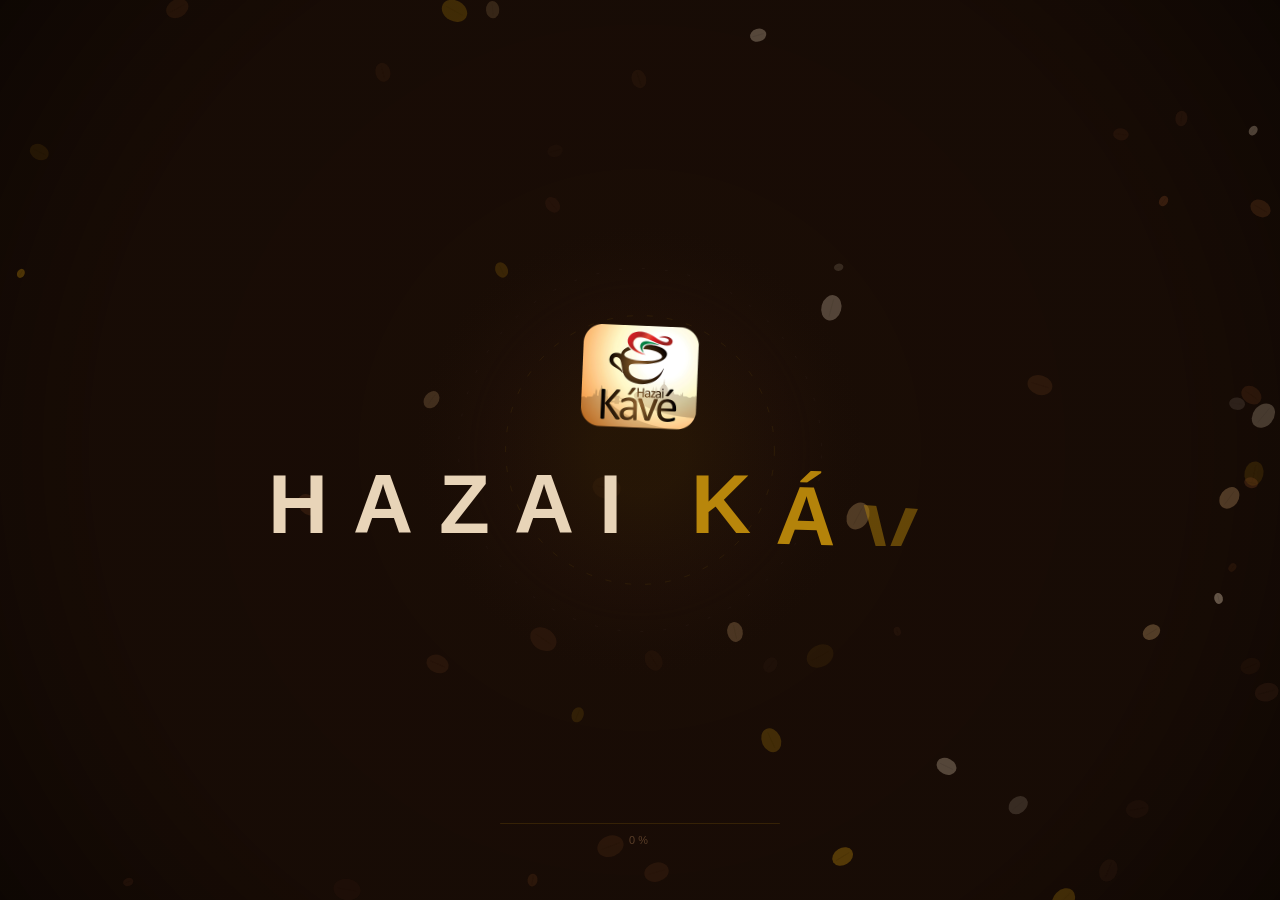
<file: preloader.html>
<!DOCTYPE html>
<html lang="hu">
<head>
<meta charset="UTF-8">
<meta name="viewport" content="width=device-width, initial-scale=1.0">
<title>Preloader — Hazai Kávé Kft.</title>
<link rel="stylesheet" href="./css/preloader.css">
</head>
<body style="margin:0;background:#0d0604;">

<!-- ════════════════════════════════════════════════
     PRELOADER MARKUP
════════════════════════════════════════════════ -->
<div id="preloader">
  <canvas id="pl-canvas"></canvas>

  <!-- Steam threads (absolute, positioned by JS) -->
  <div id="pl-steams"></div>

  <div id="pl-center">
    <!-- Coffee bean SVG -->
    <img id="pl-bean" src="/assets/logo.png" alt="Hazai Kávé logó">

    <!-- Logo chars injected by JS -->
    <div id="pl-logo"><img src="/assets/logo.png" alt="" srcset=""></div>

    <!-- Tagline -->
    <div id="pl-tagline">Bearanyozzuk a napod!</div>
  </div>

  <!-- Progress -->
  <div id="pl-bar-wrap">
    <div id="pl-bar-track"><div id="pl-bar-fill"></div></div>
    <div id="pl-pct">0%</div>
  </div>
</div>

 <!-- Tartalom ide jön -->

<script src="/js/preloader.js"></script>

</body>
</html>
</file>
<file: css/preloader.css>
/* ─── PRELOADER ─────────────────────────────────────────────── */
#preloader {
    position: fixed;
    inset: 0;
    z-index: 9999;
    background: #1a0d06;
    display: flex;
    flex-direction: column;
    align-items: center;
    justify-content: center;
    overflow: hidden;
    /* exit */
    transition: opacity 0.9s cubic-bezier(0.76, 0, 0.24, 1),
                transform 0.9s cubic-bezier(0.76, 0, 0.24, 1);
  }
  #preloader.hide {
    opacity: 0;
    transform: scale(1.04);
    pointer-events: none;
  }
  
  /* ─── CANVAS (particles + bean) ─────────────────────────────── */
  #pl-canvas {
    position: absolute;
    inset: 0;
    width: 100%;
    height: 100%;
  }
  
  /* ─── CENTER CONTENT ─────────────────────────────────────────── */
  #pl-center {
    position: relative;
    z-index: 2;
    display: flex;
    flex-direction: column;
    align-items: center;
    gap: 0;
  }
  
  /* ─── BEAN SVG ───────────────────────────────────────────────── */
  #pl-bean {
    width: clamp(70px, 12vw, 110px);
    height: auto;
    margin-bottom: 32px;
    opacity: 0;
    transform: scale(0.6) rotate(-20deg);
    transition: none;
  }
  
  /* ─── LOGO TEXT ──────────────────────────────────────────────── */
  #pl-logo {
    font-family: 'Arial Black', 'Arial', sans-serif;
    font-weight: 900;
    font-size: clamp(2.4rem, 8vw, 5.2rem);
    letter-spacing: 0.18em;
    text-transform: uppercase;
    line-height: 1;
    display: flex;
    gap: 0.12em;
    overflow: hidden;
  }
  .pl-char {
    display: inline-block;
    opacity: 0;
    transform: translateY(60px) rotate(8deg);
    color: #E8D4B8;
    transition: none;
  }
  .pl-char.accent {
    color: #B8860B;
  }
  
  /* ─── TAGLINE ────────────────────────────────────────────────── */
  #pl-tagline {
    margin-top: 18px;
    font-family: 'Arial', sans-serif;
    font-weight: 300;
    font-size: clamp(0.6rem, 1.8vw, 0.85rem);
    letter-spacing: 0.45em;
    text-transform: uppercase;
    color: #7a5c3a;
    opacity: 0;
    transform: translateY(12px);
    transition: none;
  }
  
  /* ─── PROGRESS BAR ───────────────────────────────────────────── */
  #pl-bar-wrap {
    position: absolute;
    bottom: clamp(32px, 6vh, 56px);
    left: 50%;
    transform: translateX(-50%);
    width: clamp(160px, 40vw, 280px);
    z-index: 2;
  }
  #pl-bar-track {
    width: 100%;
    height: 1px;
    background: rgba(184,134,11,0.18);
    border-radius: 1px;
    overflow: hidden;
  }
  #pl-bar-fill {
    height: 100%;
    width: 0%;
    background: linear-gradient(90deg, #7a5000, #B8860B, #e8b94a);
    border-radius: 1px;
    transition: width 0.08s linear;
  }
  #pl-pct {
    margin-top: 10px;
    text-align: center;
    font-family: 'Arial', sans-serif;
    font-size: 0.68rem;
    letter-spacing: 0.3em;
    color: #5a3e28;
    font-variant-numeric: tabular-nums;
  }
  
  /* ─── STEAM ──────────────────────────────────────────────────── */
  .pl-steam {
    position: absolute;
    pointer-events: none;
    opacity: 0;
    width: 2px;
    border-radius: 1px;
    background: rgba(232,212,184,0.25);
    filter: blur(1.5px);
  }
</file>
